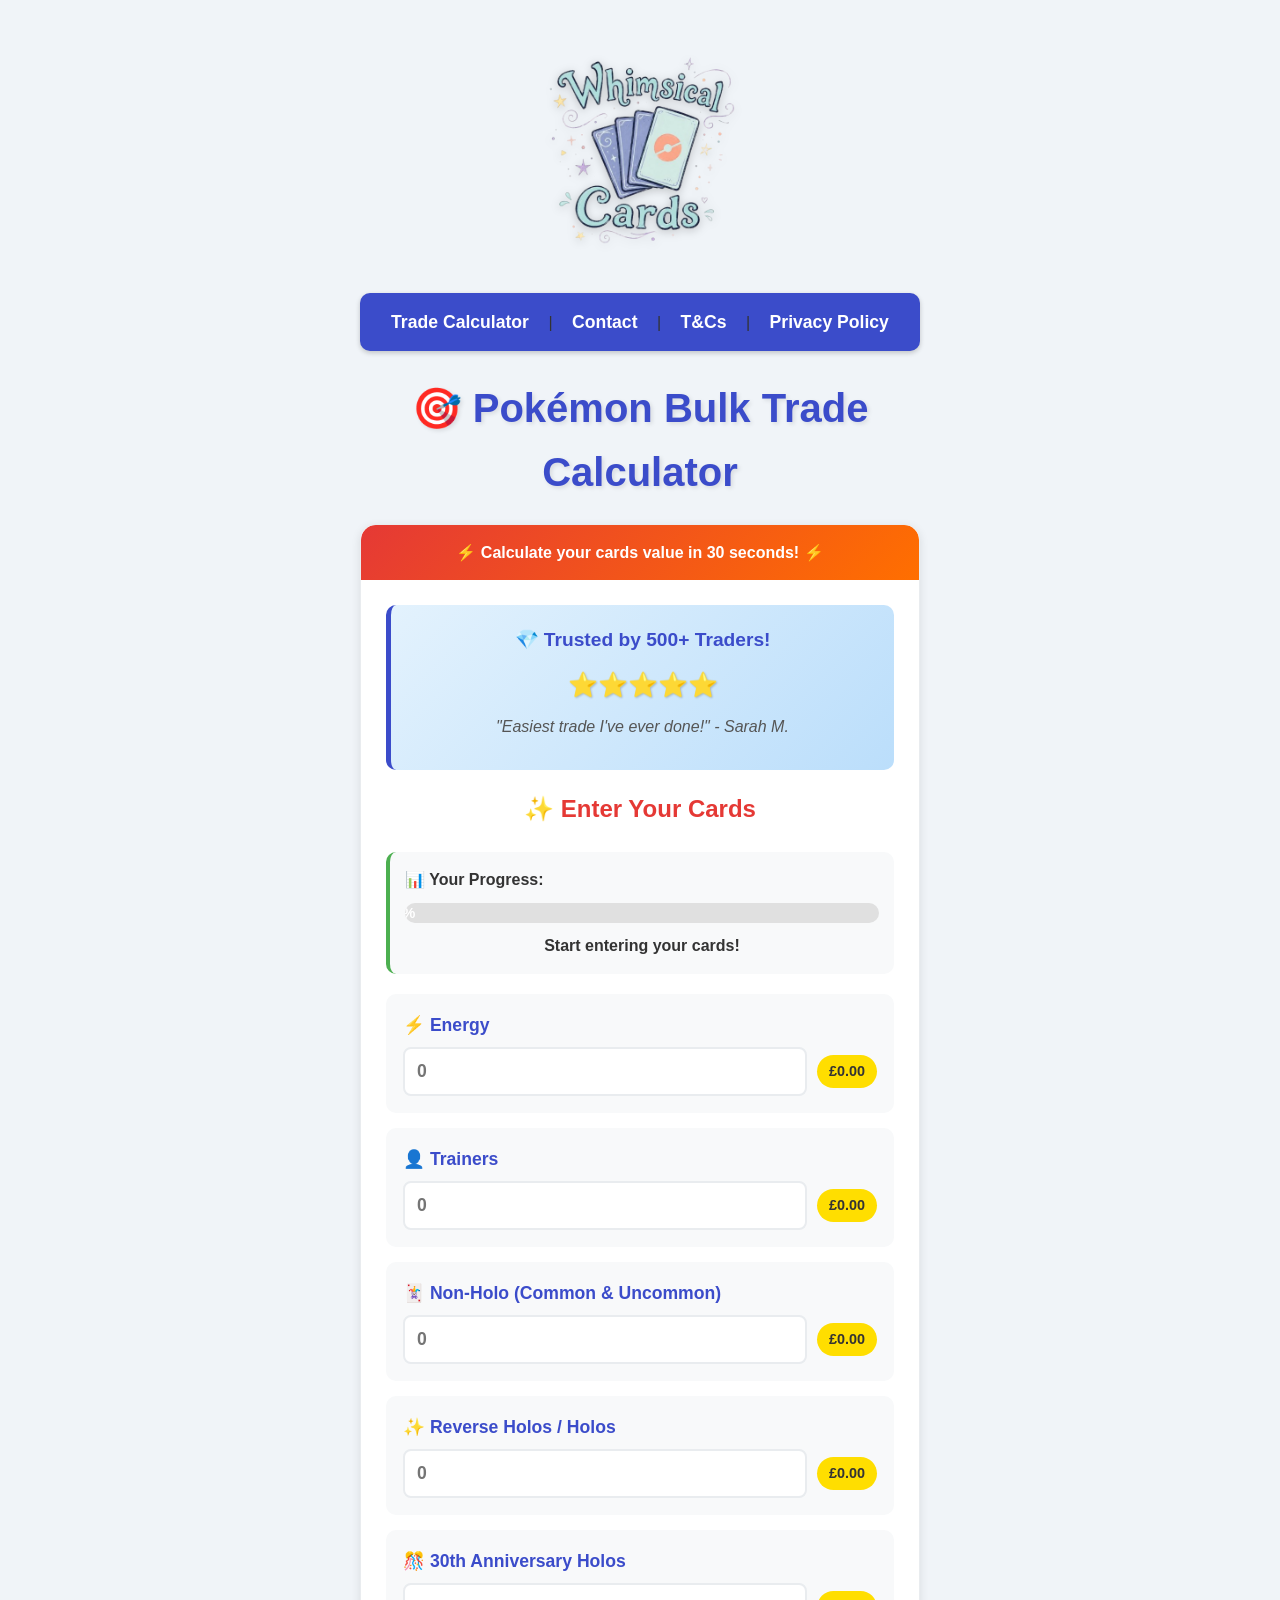
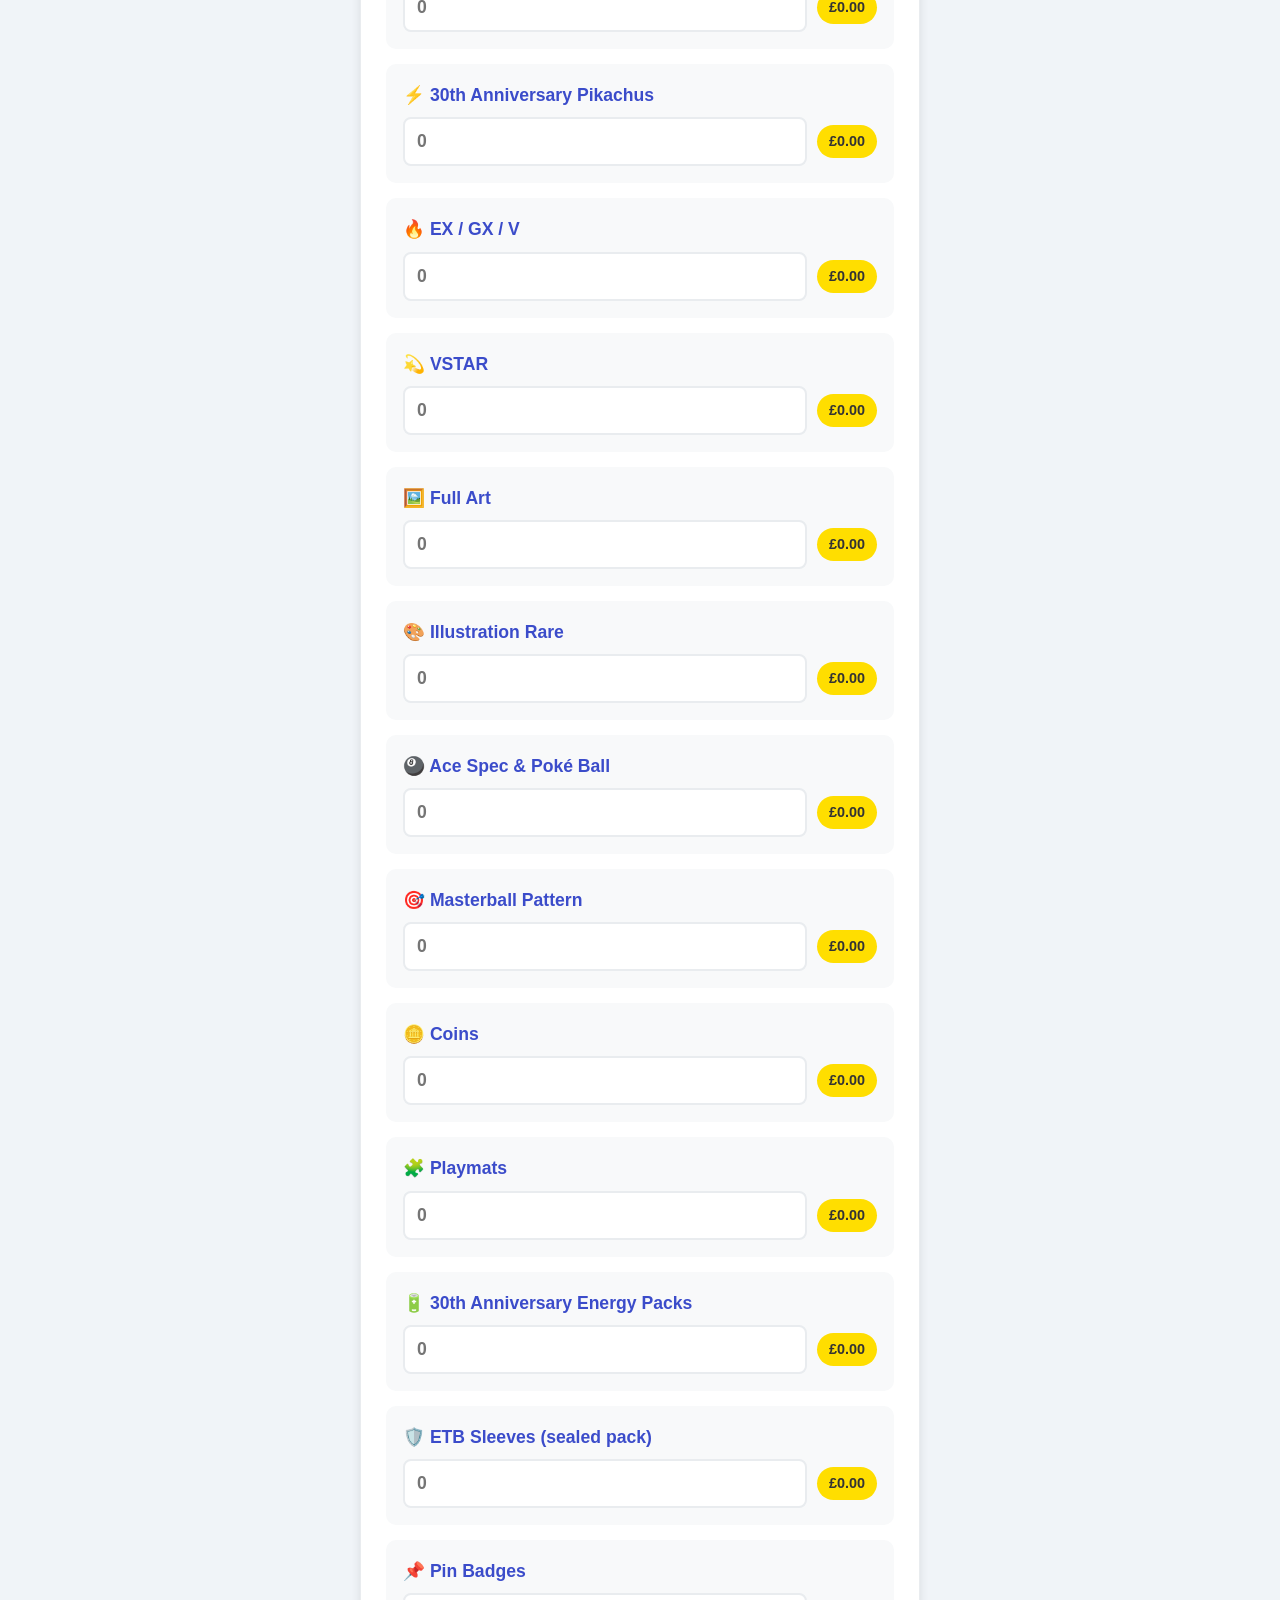
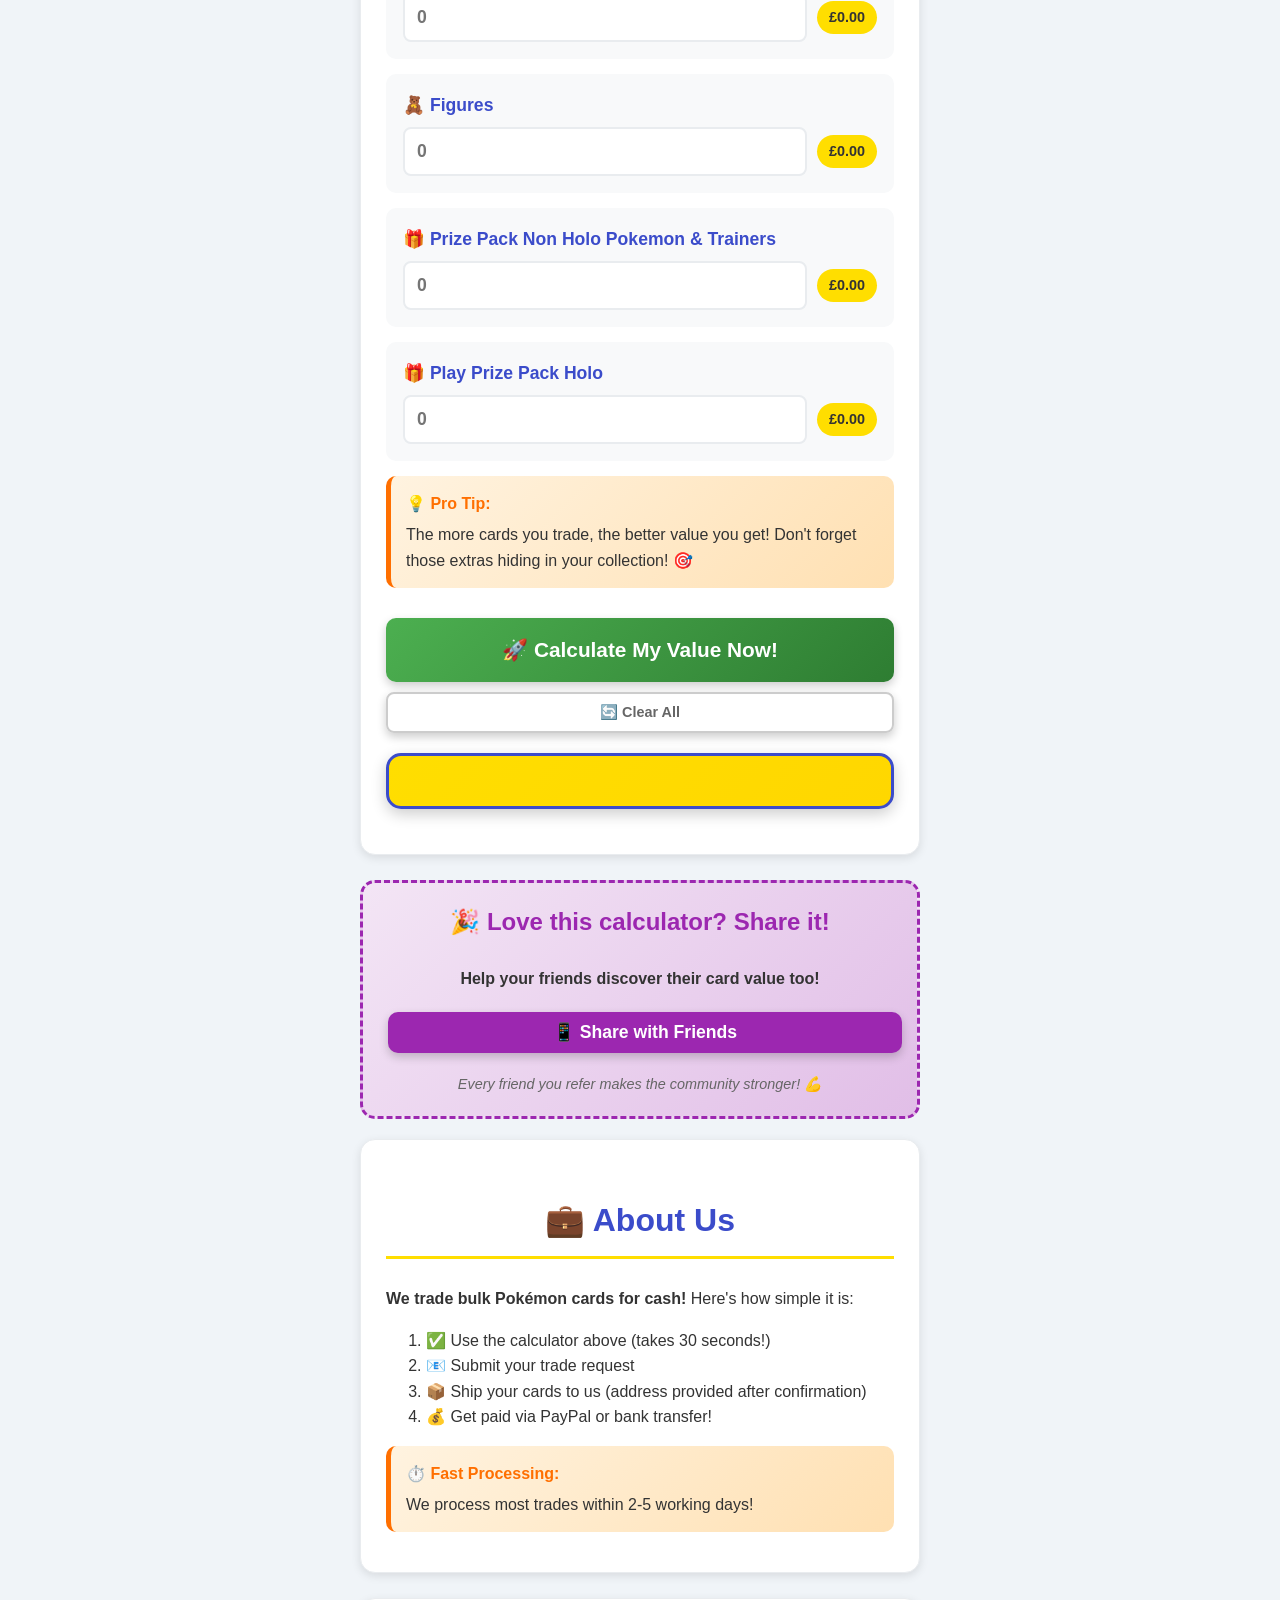
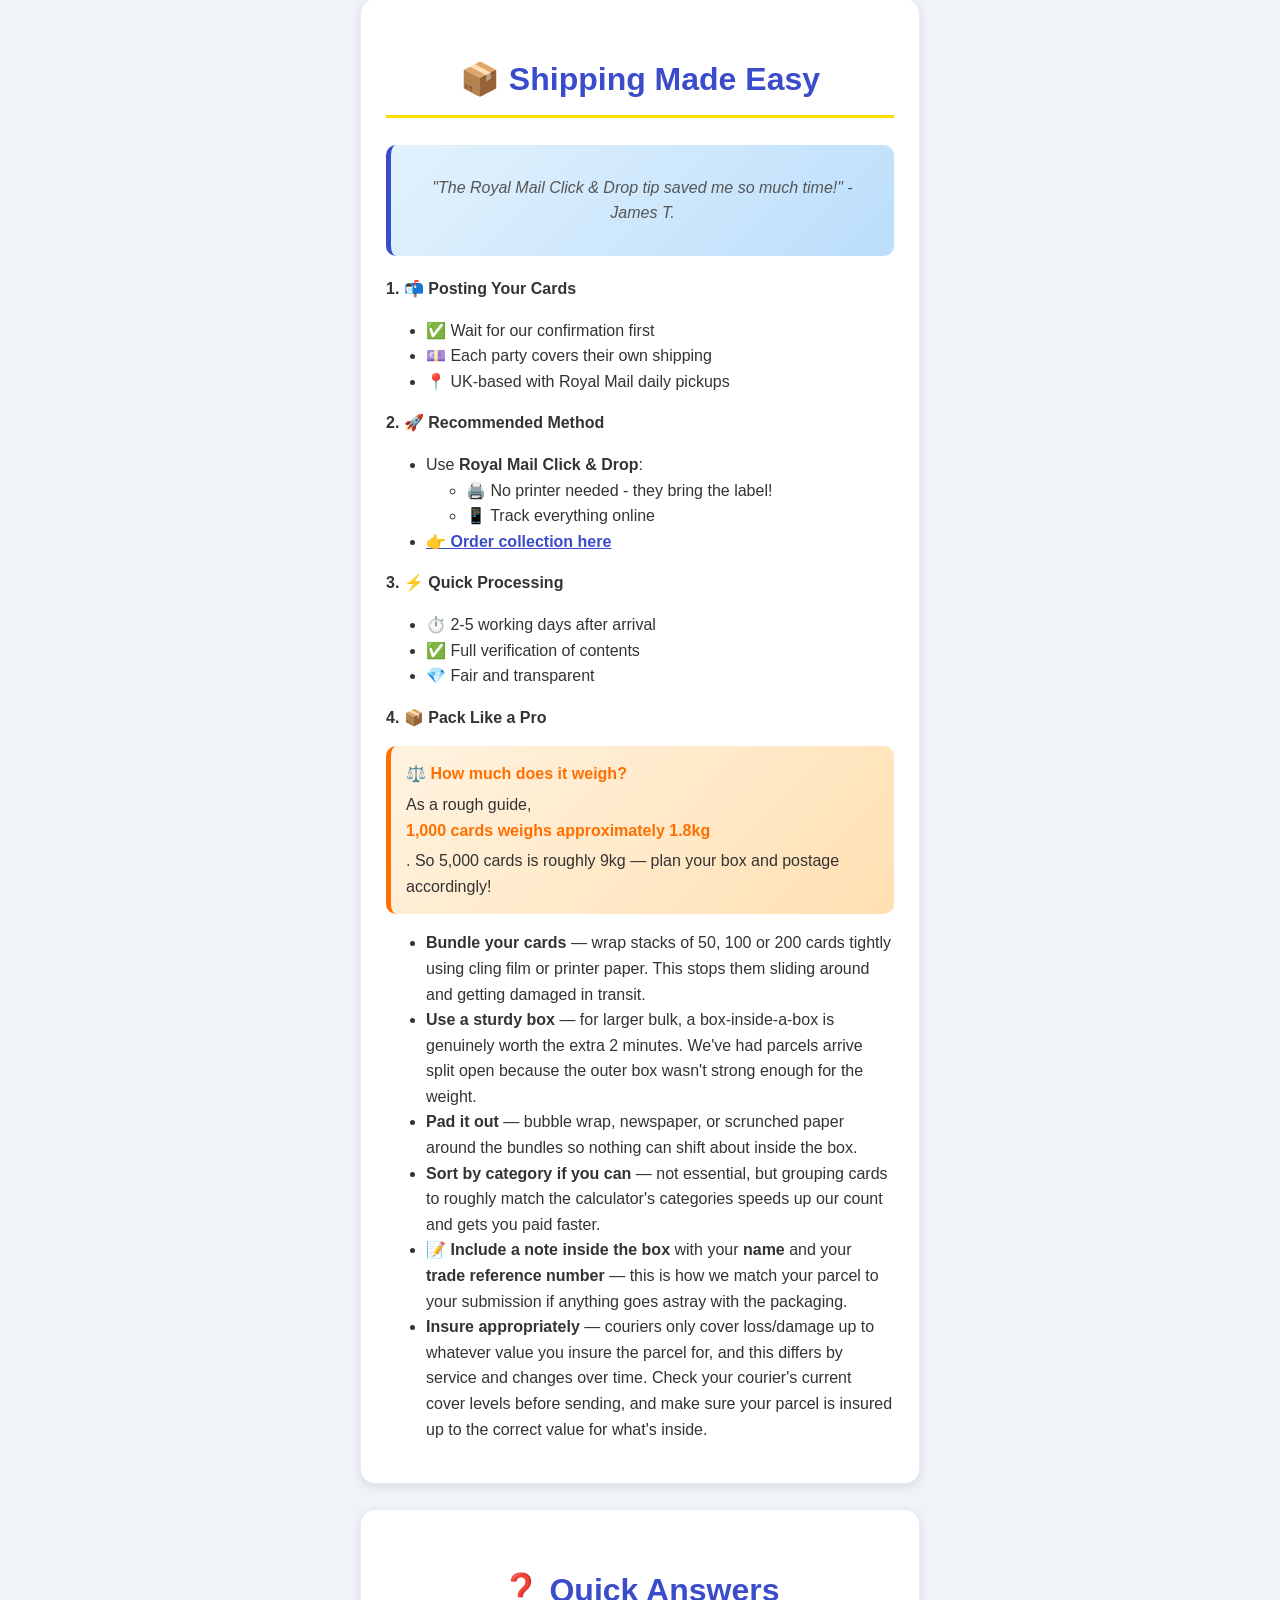
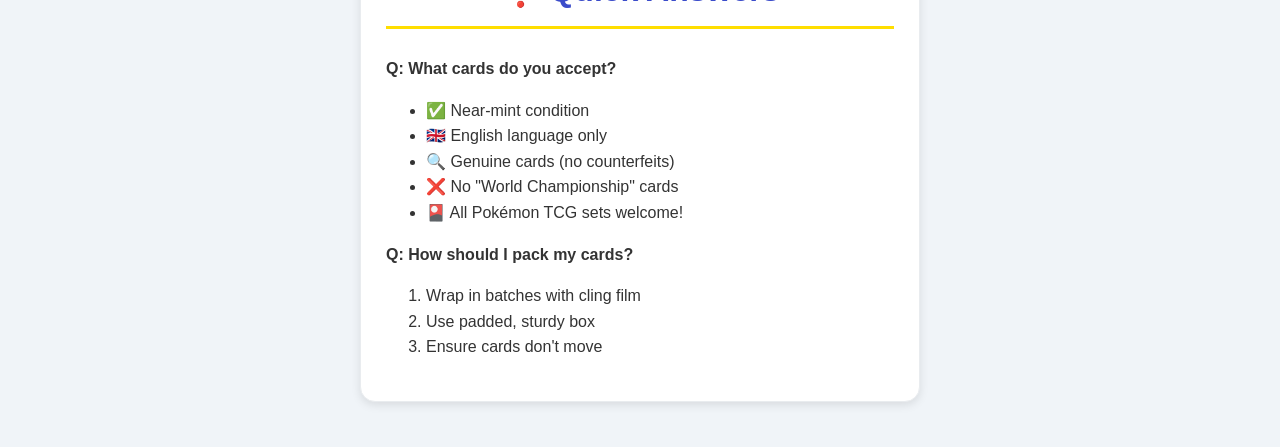
<file: index.html>
<!DOCTYPE html>
<html>
<head>
  <title>Whimsical Cards - Bulk Calculator</title>
  <link rel="icon" href="favicon.ico" type="image/x-icon">
  <link rel="icon" type="image/png" sizes="16x16" href="favicon-16x16.png">
  <link rel="icon" type="image/png" sizes="32x32" href="favicon-32x32.png">
  <link rel="apple-touch-icon" sizes="180x180" href="apple-touch-icon.png">
  <link rel="manifest" href="site.webmanifest">
  <meta name="viewport" content="width=device-width, initial-scale=1.0">
</head>

  <style>
    :root {
      --red: #e53935; --blue: #3b4cca; --yellow: #ffde00; --green: #4CAF50;
      --bg-color: #f0f4f8; --card-bg: #ffffff; --text-color: #333333; --light-gray: #e9ecef;
      --purple: #9c27b0; --orange: #ff6f00;
    }
    
    * {
      box-sizing: border-box;
    }
    
    body {
      font-family: 'Arial', sans-serif; max-width: 600px; margin: 0 auto; padding: 20px;
      line-height: 1.6; background-color: var(--bg-color); color: var(--text-color);
      background-image: url('https://www.transparenttextures.com/patterns/pokemon.png');
    }
    
    .calculator-container, .info-section, .shipping-info {
      background: var(--card-bg); padding: 25px; border-radius: 15px; margin-bottom: 25px;
      box-shadow: 0 3px 10px rgba(0,0,0,0.1); border: 1px solid var(--light-gray);
      position: relative; overflow: hidden;
    }
    
    /* Urgency Banner */
    .urgency-banner {
      background: linear-gradient(135deg, var(--red), var(--orange));
      color: white; padding: 15px; text-align: center; font-weight: bold;
      margin: -25px -25px 25px -25px; animation: pulse 2s infinite;
      border-radius: 15px 15px 0 0;
    }
    
    @keyframes pulse {
      0%, 100% { opacity: 1; }
      50% { opacity: 0.9; }
    }
    
    /* Progress Indicator */
    .progress-container {
      margin: 20px 0; padding: 15px; background: #f8f9fa;
      border-radius: 10px; border-left: 4px solid var(--green);
    }
    
    .progress-bar {
      height: 20px; background: #e0e0e0; border-radius: 10px;
      overflow: hidden; margin-top: 10px;
    }
    
    .progress-fill {
      height: 100%; background: linear-gradient(90deg, var(--green), var(--blue));
      width: 0%; transition: width 0.5s ease; display: flex;
      align-items: center; justify-content: center; color: white;
      font-weight: bold; font-size: 0.9rem;
    }
    
    /* Card Input Styling with Visual Feedback */
    .input-group {
      background: #f8f9fa; padding: 15px; border-radius: 10px;
      margin-bottom: 15px; border: 2px solid transparent;
      transition: all 0.3s ease;
    }
    
    .input-group:hover {
      background: #fff; border-color: var(--blue);
      transform: translateY(-2px); box-shadow: 0 4px 8px rgba(0,0,0,0.1);
    }
    
    .input-group.has-value {
      border-color: var(--green); background: #e8f5e9;
    }
    
    .input-label {
      display: block; font-weight: bold; color: var(--blue);
      margin-bottom: 8px; font-size: 1.1rem;
    }
    
    .input-wrapper {
      display: flex; align-items: center; gap: 10px;
    }
    
    .value-badge {
      background: var(--yellow); padding: 5px 12px; border-radius: 20px;
      font-weight: bold; color: var(--text-color); font-size: 0.9rem;
      white-space: nowrap; min-width: 60px; text-align: center;
    }
    
    h1, h2, h3 {
      font-family: 'Arial Black', sans-serif; color: var(--blue); text-align: center;
    }
    
    h1 {
      font-size: 2.5rem; font-weight: 900; margin: 20px 0;
      text-shadow: 2px 2px 4px rgba(0,0,0,0.1);
    }
    
    h2 {
      font-size: 2rem; border-bottom: 3px solid var(--yellow);
      padding-bottom: 10px; margin-top: 30px;
    }
    
    h3 {
      font-size: 1.5rem; color: var(--red); margin-top: 0;
    }
    
    nav {
      text-align: center; margin: 25px 0; padding: 15px; background: var(--blue);
      border-radius: 10px; box-shadow: 0 2px 5px rgba(0,0,0,0.2);
    }
    
    nav a {
      margin: 0 15px; color: white !important; text-decoration: none;
      font-weight: bold; font-size: 1.1rem; transition: all 0.3s;
    }
    
    nav a:hover {
      color: var(--yellow) !important; transform: translateY(-2px);
    }
    
    button, .submit-btn {
      background: var(--red); color: white; border: none; padding: 15px 30px;
      cursor: pointer; border-radius: 10px; margin-top: 15px; font-weight: bold;
      font-size: 1.1rem; transition: all 0.3s; box-shadow: 0 4px 10px rgba(0,0,0,0.2);
      width: 100%; position: relative; overflow: hidden;
    }
    
    button:hover {
      background: #c62828; transform: translateY(-2px);
      box-shadow: 0 6px 15px rgba(0,0,0,0.3);
    }
    
    button:active {
      transform: scale(0.98);
    }
    
    .calculate-btn {
      background: linear-gradient(135deg, var(--green), #2e7d32);
      font-size: 1.3rem; padding: 20px;
      animation: buttonGlow 2s infinite;
    }
    
    .clear-btn {
      background: transparent; border: 2px solid #ccc; color: #666;
      padding: 10px 20px; border-radius: 8px; font-size: 0.9rem;
      cursor: pointer; display: block; margin: 10px auto 0;
    }
    .clear-btn:hover { border-color: #999; color: #333; }
    
    @keyframes buttonGlow {
      0%, 100% { box-shadow: 0 4px 10px rgba(76, 175, 80, 0.4); }
      50% { box-shadow: 0 4px 20px rgba(76, 175, 80, 0.8); }
    }
    
    input[type="number"], input[type="text"], input[type="email"] {
      padding: 12px; width: 100%; font-size: 1.1rem;
      border: 2px solid var(--light-gray); border-radius: 8px;
      transition: all 0.3s; font-weight: bold;
    }
    
    input[type="number"]:focus, input[type="text"]:focus, input[type="email"]:focus {
      outline: none; border-color: var(--blue);
      box-shadow: 0 0 10px rgba(59, 76, 202, 0.3);
    }
    
    #result {
      font-weight: bold; font-size: 2rem; margin: 20px 0; padding: 25px;
      background: linear-gradient(135deg, var(--yellow), #ffd700);
      border-radius: 15px; text-align: center;
      border: 3px solid var(--blue); box-shadow: 0 5px 15px rgba(0,0,0,0.2);
      animation: resultPop 0.5s ease;
    }
    
    @keyframes resultPop {
      0% { transform: scale(0.8); opacity: 0; }
      100% { transform: scale(1); opacity: 1; }
    }
    
    .celebration {
      font-size: 3rem; margin-bottom: 10px;
    }
    
    .logo-container {
      text-align: center; margin: 20px 0;
    }
    
    .business-logo {
      max-width: 220px; height: auto; filter: drop-shadow(0 2px 5px rgba(0,0,0,0.2));
    }
    
    #redemptionBtns {
      display: none; margin-top: 20px; text-align: center;
      animation: slideUp 0.5s ease;
    }
    
    @keyframes slideUp {
      from { opacity: 0; transform: translateY(20px); }
      to { opacity: 1; transform: translateY(0); }
    }
    
    #redemptionBtns button {
      margin: 10px 5px; width: calc(100% - 10px);
    }
    
    .social-proof {
      background: linear-gradient(135deg, #e3f2fd, #bbdefb);
      padding: 20px; border-radius: 10px; margin: 20px 0;
      border-left: 5px solid var(--blue); text-align: center;
    }
    
    .social-proof h4 {
      margin: 0 0 10px 0; color: var(--blue); font-size: 1.2rem;
    }
    
    .testimonial {
      font-style: italic; margin: 10px 0; color: #555;
    }
    
    .star-rating {
      color: var(--yellow); font-size: 1.5rem; text-shadow: 1px 1px 2px rgba(0,0,0,0.2);
    }
    
    .address {
      margin: 10px 0; line-height: 1.6; background: #f0f8ff; padding: 10px;
      border-radius: 8px; border-left: 4px solid var(--blue);
    }
    
    .quick-tip {
      background: linear-gradient(135deg, #fff3e0, #ffe0b2);
      padding: 15px; border-radius: 10px; margin: 15px 0;
      border-left: 5px solid var(--orange); animation: tipBounce 1s ease;
    }
    
    @keyframes tipBounce {
      0%, 100% { transform: translateX(0); }
      50% { transform: translateX(5px); }
    }
    
    .quick-tip strong {
      color: var(--orange); display: block; margin-bottom: 5px;
    }
    
    .share-section {
      background: linear-gradient(135deg, #f3e5f5, #e1bee7);
      padding: 20px; border-radius: 15px; text-align: center;
      margin: 20px 0; border: 3px dashed var(--purple);
    }
    
    .share-section h3 {
      color: var(--purple); margin-top: 0;
    }
    
    .share-btn {
      background: var(--purple); display: inline-block;
      margin: 5px; padding: 10px 20px;
    }
    
    .share-btn:hover {
      background: #7b1fa2;
    }
    
    /* Gamification Elements */
    .achievement-badge {
      display: inline-block; background: linear-gradient(135deg, #ffd700, #ffed4e);
      padding: 10px 20px; border-radius: 25px; margin: 10px;
      font-weight: bold; box-shadow: 0 3px 8px rgba(0,0,0,0.2);
      border: 2px solid #ffa000;
    }
    
    .confetti {
      position: fixed; width: 10px; height: 10px;
      background: var(--yellow); top: -10px;
      animation: confettiFall 3s linear;
      pointer-events: none; z-index: 9999;
    }
    
    @keyframes confettiFall {
      to { top: 100vh; transform: rotate(360deg); }
    }
    
    @media (max-width: 600px) {
      body { padding: 10px; }
      h1 { font-size: 1.8rem; }
      nav a { display: block; margin: 10px 0; }
      input[type="number"] { font-size: 1rem; }
      .urgency-banner { font-size: 0.9rem; padding: 12px; }
      #redemptionBtns button { width: 100%; }
    }
  </style>
</head>
<body>
  <div class="logo-container">
    <img src="logo.png" alt="Whimsical Cards Logo" class="business-logo">
  </div>

  <nav>
    <a href="index.html">Trade Calculator</a> |
    <a href="contact.html">Contact</a> |
    <a href="terms.html">T&Cs</a> |
    <a href="privacy.html">Privacy Policy</a>
  </nav>

  <h1>🎯 Pokémon Bulk Trade Calculator</h1>
  
  <div class="calculator-container">
    <div class="urgency-banner">
      ⚡ Calculate your cards value in 30 seconds! ⚡
    </div>
    
    <div class="social-proof">
      <h4>💎 Trusted by 500+ Traders!</h4>
      <div class="star-rating">⭐⭐⭐⭐⭐</div>
      <div class="testimonial">"Easiest trade I've ever done!" - Sarah M.</div>
    </div>
    
    <h3>✨ Enter Your Cards</h3>
    
    <div class="progress-container">
      <strong>📊 Your Progress:</strong>
      <div class="progress-bar">
        <div class="progress-fill" id="progressBar">0%</div>
      </div>
      <div id="progressText" style="margin-top: 10px; text-align: center; font-weight: bold;">
        Start entering your cards!
      </div>
    </div>
    
    <div id="categoryInputs"></div>
    
    <div class="quick-tip">
      <strong>💡 Pro Tip:</strong>
      The more cards you trade, the better value you get! Don't forget those extras hiding in your collection! 🎯
    </div>
    
    <button type="button" class="calculate-btn" onclick="calculateValue()">
      🚀 Calculate My Value Now!
    </button>
    <button type="button" class="clear-btn" onclick="clearAllInputs()">
      🔄 Clear All
    </button>
    
    <div id="result"></div>
    
    <div id="redemptionBtns"></div>
    
    <form id="tradeForm" action="https://formsubmit.co/30e08fc190b92e0b3a0524e0471520ee" method="POST" style="display:none;">
      <input type="hidden" name="_template" value="table">
      <input type="hidden" name="_subject" value="New Trade Request">
      <input type="hidden" name="_next" value="https://mushroomlatte.github.io/WhimsicalcardsBulkCalculator/thanks.html" id="nextUrl">
      <input type="hidden" name="_autoresponse" value="Thanks for your trade submission to Whimsical Cards! This email confirms we've received it — below is a copy of exactly what you sent us. We'll be in touch within 24 hours with our postal address.

Your price is guaranteed for 10 days from today — as long as your cards reach us within that window, you'll get the value you were quoted.

HOW TO PACK YOUR CARDS:
- Bundle cards in stacks of 50, 100 or 200, wrapped in cling film or printer paper.
- Use a sturdy box (a box-inside-a-box is worth it for larger amounts).
- Pad it out with bubble wrap or paper so nothing shifts in transit.
- Write your NAME and TRADE REFERENCE NUMBER on a note inside the box.
- Use tracked, insured postage — insure to the value of your cards, as standard postage only covers a small amount if something goes wrong.
- As a rough guide, 1,000 cards weighs about 1.8kg.

By submitting this form you've confirmed you agree to our Terms & Conditions and that your cards are Near Mint to Mint condition to the best of your knowledge. Keep your reference number handy in case you need to contact us about this trade.">
      <input type="text" name="_honey" style="display:none" tabindex="-1" autocomplete="off">
      
      <div id="hiddenCategoryFields"></div>
      <input type="hidden" name="Trade Reference" id="submitReference">
      <input type="hidden" name="Quote Valid Until" id="submitValidUntil">
      <input type="hidden" name="Total Value" id="submitTotal">
      
      <label class="input-label">Your Name:</label>
      <input type="text" name="Name" placeholder="Full Name" autocomplete="name" required><br>
      
      <label class="input-label">Your Email:</label>
      <input type="email" name="email" placeholder="email@example.com" autocomplete="email" required><br>
      
      <label style="display:flex; align-items:flex-start; gap:8px; font-size:0.9rem; font-weight:normal; margin:16px 0; cursor:pointer;">
        <input type="checkbox" name="Agreement" value="I agree to the Terms & Conditions, I am responsible for safely posting my cards to Whimsical Cards, and I confirm my cards are Near Mint to Mint condition to the best of my knowledge." required style="margin-top:3px;">
        <span>I agree to the <a href="terms.html" target="_blank">Terms & Conditions</a>, I am responsible for safely posting my cards to Whimsical Cards, and I confirm my cards are <strong>Near Mint to Mint condition</strong> to the best of my knowledge.</span>
      </label>
      
      <button type="submit" id="tradeSubmitBtn">✅ Submit My Trade!</button>
    </form>
  </div>
  
  <div class="share-section">
    <h3>🎉 Love this calculator? Share it!</h3>
    <p><strong>Help your friends discover their card value too!</strong></p>
    <button class="share-btn" onclick="shareCalculator()">📱 Share with Friends</button>
    <div style="margin-top: 15px; font-size: 0.9rem; color: #666;">
      <em>Every friend you refer makes the community stronger! 💪</em>
    </div>
  </div>

  <div class="info-section">
    <h2>💼 About Us</h2>
    <p><strong>We trade bulk Pokémon cards for cash!</strong> Here's how simple it is:</p>
    <ol>
      <li>✅ Use the calculator above (takes 30 seconds!)</li>
      <li>📧 Submit your trade request</li>
      <li>📦 Ship your cards to us (address provided after confirmation)</li>
      <li>💰 Get paid via PayPal or bank transfer!</li>
    </ol>
    
    <div class="quick-tip">
      <strong>⏱️ Fast Processing:</strong>
      We process most trades within 2-5 working days!
    </div>
  </div>

  <div class="shipping-info">
    <h2>📦 Shipping Made Easy</h2>
    
    <div class="social-proof">
      <div class="testimonial">"The Royal Mail Click & Drop tip saved me so much time!" - James T.</div>
    </div>
    
    <p><strong>1. 📬 Posting Your Cards</strong></p>
    <ul>
      <li>✅ Wait for our confirmation first</li>
      <li>💷 Each party covers their own shipping</li>
      <li>📍 UK-based with Royal Mail daily pickups</li>
    </ul>

    <p><strong>2. 🚀 Recommended Method</strong></p>
    <ul>
      <li>Use <strong>Royal Mail Click & Drop</strong>:
        <ul>
          <li>🖨️ No printer needed - they bring the label!</li>
          <li>📱 Track everything online</li>
        </ul>
      </li>
      <li><a href="https://send.royalmail.com" target="_blank" style="color: var(--blue); font-weight: bold;">👉 Order collection here</a></li>
    </ul>

    <p><strong>3. ⚡ Quick Processing</strong></p>
    <ul>
      <li>⏱️ 2-5 working days after arrival</li>
      <li>✅ Full verification of contents</li>
      <li>💎 Fair and transparent</li>
    </ul>

    <p><strong>4. 📦 Pack Like a Pro</strong></p>
    <div class="quick-tip" style="margin-bottom:12px;">
      <strong>⚖️ How much does it weigh?</strong>
      As a rough guide, <strong>1,000 cards weighs approximately 1.8kg</strong>. So 5,000 cards is roughly 9kg — plan your box and postage accordingly!
    </div>
    <ul>
      <li><strong>Bundle your cards</strong> — wrap stacks of 50, 100 or 200 cards tightly using cling film or printer paper. This stops them sliding around and getting damaged in transit.</li>
      <li><strong>Use a sturdy box</strong> — for larger bulk, a box-inside-a-box is genuinely worth the extra 2 minutes. We've had parcels arrive split open because the outer box wasn't strong enough for the weight.</li>
      <li><strong>Pad it out</strong> — bubble wrap, newspaper, or scrunched paper around the bundles so nothing can shift about inside the box.</li>
      <li><strong>Sort by category if you can</strong> — not essential, but grouping cards to roughly match the calculator's categories speeds up our count and gets you paid faster.</li>
      <li><strong>📝 Include a note inside the box</strong> with your <strong>name</strong> and your <strong>trade reference number</strong> — this is how we match your parcel to your submission if anything goes astray with the packaging.</li>
      <li><strong>Insure appropriately</strong> — couriers only cover loss/damage up to whatever value you insure the parcel for, and this differs by service and changes over time. Check your courier's current cover levels before sending, and make sure your parcel is insured up to the correct value for what's inside.</li>
    </ul>
  </div>

  <div class="info-section">
    <h2>❓ Quick Answers</h2>
    <p><strong>Q: What cards do you accept?</strong></p>
    <ul>
      <li>✅ Near-mint condition</li>
      <li>🇬🇧 English language only</li>
      <li>🔍 Genuine cards (no counterfeits)</li>
      <li>❌ No "World Championship" cards</li>
      <li>🎴 All Pokémon TCG sets welcome!</li>
    </ul>

    <p><strong>Q: How should I pack my cards?</strong></p>
    <ol>
      <li>Wrap in batches with cling film</li>
      <li>Use padded, sturdy box</li>
      <li>Ensure cards don't move</li>
    </ol>
  </div>

  <script>
    /* ==========================================================================
       CATEGORIES — this is the only list you need to edit to change rates,
       add a new category, or remove one. Each line is:
         key   : short internal code, no spaces (used behind the scenes only)
         label : what the customer sees, emoji included if you like
         rate  : value in £ PER CARD/ITEM — work it out from your pricing:
                   "50p per card"       → 0.50
                   "£1 each"            → 1.00
                   "£12 per 1000 cards" → 0.012   (12 ÷ 1000)
                   "10 for 1p"          → 0.001   (1 ÷ 10)
       To add a category: copy a line, change key/label/rate, paste it in.
       To remove one: delete its line. Order here = order shown on the page.
       Everything else — inputs, badges, totals, the emailed form — rebuilds
       itself from this list automatically.
       ========================================================================== */
    const CATEGORIES = [
      { key:"energy",         label:"⚡ Energy",                          rate:0.001 },   // 10 for 1p
      { key:"trainer",        label:"👤 Trainers",                        rate:0.001 },   // 10 for 1p
      { key:"nonHolo",        label:"🃏 Non-Holo (Common & Uncommon)",    rate:0.012 },   // £12 per 1000
      { key:"reverseHolo",    label:"✨ Reverse Holos / Holos",           rate:0.04  },   // £40 per 1000
      { key:"annivHolo",      label:"🎊 30th Anniversary Holos",          rate:0.10  },   // £100 per 1000
      { key:"annivPikachu",   label:"⚡ 30th Anniversary Pikachus",       rate:1.00  },   // £1 each
      { key:"exgxv",          label:"🔥 EX / GX / V",                     rate:0.60  },   // 60p per card
      { key:"vstar",          label:"💫 VSTAR",                           rate:1.00  },   // £1 per card
      { key:"fullArt",        label:"🖼️ Full Art",                       rate:1.00  },   // £1 per card
      { key:"illustration",   label:"🎨 Illustration Rare",               rate:1.50  },   // £1.50 per card
      { key:"acespec",        label:"🎱 Ace Spec & Poké Ball",            rate:0.50  },   // 50p per card
      { key:"masterball",     label:"🎯 Masterball Pattern",              rate:1.00  },   // £1 each
      { key:"coins",          label:"🪙 Coins",                           rate:0.10  },   // 10p each
      { key:"playmats",       label:"🧩 Playmats",                        rate:3.00  },   // £3 each
      { key:"annivEnergyPack",label:"🔋 30th Anniversary Energy Packs",   rate:1.00  },   // £1 each
      { key:"sleeves",        label:"🛡️ ETB Sleeves (sealed pack)",          rate:1.00  },   // £1 per sealed pack
      { key:"pinBadges",      label:"📌 Pin Badges",                      rate:1.00  },   // £1 each
      { key:"figures",        label:"🧸 Figures",                         rate:3.00  },   // £3 each
      { key:"prizePackNonHolo Pokemon & Trainers",label:"🎁 Prize Pack Non Holo Pokemon & Trainers",       rate:0.07  },   // 7p each
      { key:"prizePackHolo",  label:"🎁 Play Prize Pack Holo",            rate:0.30  }    // 30p each
    ];
    /* ============================== END CATEGORIES ============================== */

    let calculatedTotal = 0;
    let tradeReference = '';

    function generateReference() {
      const date = new Date();
      const stamp = date.toISOString().slice(2,10).replace(/-/g, ''); // YYMMDD
      const rand = Math.random().toString(36).slice(2, 6).toUpperCase();
      return `WC-${stamp}-${rand}`;
    }

    function copyReference() {
      navigator.clipboard.writeText(tradeReference).then(() => {
        const btn = document.getElementById("copyRefBtn");
        if (btn) {
          const original = btn.innerText;
          btn.innerText = "✅ Copied!";
          setTimeout(() => { btn.innerText = original; }, 1500);
        }
      }).catch(() => {
        alert(`Your reference number is: ${tradeReference}`);
      });
    }

    function clearAllInputs() {
      CATEGORIES.forEach(c => {
        document.getElementById(c.key).value = '';
      });
      updateProgress();
      document.getElementById("result").innerHTML = '';
      document.getElementById("redemptionBtns").innerHTML = '';
      document.getElementById("redemptionBtns").style.display = "none";
      document.getElementById("tradeForm").style.display = "none";
    }

    // Build the input rows from CATEGORIES
    const inputsHost = document.getElementById("categoryInputs");
    CATEGORIES.forEach(c => {
      const row = document.createElement("div");
      row.className = "input-group";
      row.id = `group-${c.key}`;
      row.innerHTML = `
        <label class="input-label">${c.label}</label>
        <div class="input-wrapper">
          <input type="number" id="${c.key}" placeholder="0" min="0" inputmode="numeric" pattern="[0-9]*" oninput="updateProgress()">
          <span class="value-badge" id="badge-${c.key}">£0.00</span>
        </div>
      `;
      inputsHost.appendChild(row);
    });

    // Build the matching hidden fields for the email submission
    const hiddenHost = document.getElementById("hiddenCategoryFields");
    CATEGORIES.forEach(c => {
      const h = document.createElement("input");
      h.type = "hidden";
      h.name = c.label.replace(/^[^\w]+\s*/, ""); // strip leading emoji for a clean email field name
      h.id = `submit-${c.key}`;
      hiddenHost.appendChild(h);
    });

    function updateProgress() {
      let filledFields = 0;
      let totalValue = 0;

      CATEGORIES.forEach(c => {
        const value = parseInt(document.getElementById(c.key).value) || 0;
        const group = document.getElementById(`group-${c.key}`);
        const badge = document.getElementById(`badge-${c.key}`);

        if (value > 0) {
          filledFields++;
          group.classList.add('has-value');
          const fieldValue = value * c.rate;
          totalValue += fieldValue;
          badge.textContent = `£${fieldValue.toFixed(2)}`;
        } else {
          group.classList.remove('has-value');
          badge.textContent = '£0.00';
        }
      });

      const progress = (filledFields / CATEGORIES.length) * 100;
      const progressBar = document.getElementById('progressBar');
      const progressText = document.getElementById('progressText');

      progressBar.style.width = progress + '%';
      progressBar.textContent = Math.round(progress) + '%';

      if (progress === 0) {
        progressText.textContent = 'Start entering your cards!';
      } else if (progress < 50) {
        progressText.textContent = '🎯 Keep going! You\'re doing great!';
      } else if (progress < 100) {
        progressText.textContent = '🔥 Almost there! Fill in the rest!';
      } else {
        progressText.textContent = '✅ Perfect! Now calculate your value!';
      }
    }

    function createConfetti() {
      for (let i = 0; i < 50; i++) {
        setTimeout(() => {
          const confetti = document.createElement('div');
          confetti.className = 'confetti';
          confetti.style.left = Math.random() * 100 + '%';
          confetti.style.background = ['#e53935', '#3b4cca', '#ffde00', '#4CAF50', '#9c27b0'][Math.floor(Math.random() * 5)];
          confetti.style.animationDelay = Math.random() * 2 + 's';
          document.body.appendChild(confetti);

          setTimeout(() => confetti.remove(), 3000);
        }, i * 30);
      }
    }

    function readCounts() {
      const counts = {};
      CATEGORIES.forEach(c => {
        counts[c.key] = parseInt(document.getElementById(c.key).value) || 0;
      });
      return counts;
    }

    function formatRate(rate) {
      return `£${parseFloat(rate.toFixed(4))}`;
    }

    function syncHiddenFields(counts) {
      CATEGORIES.forEach(c => {
        document.getElementById(`submit-${c.key}`).value =
          counts[c.key] > 0 ? `${counts[c.key]} × ${formatRate(c.rate)} = £${(counts[c.key] * c.rate).toFixed(2)}` : '';
      });
      document.getElementById("submitTotal").value = `£${calculatedTotal.toFixed(2)}`;
      document.getElementById("submitReference").value = tradeReference;
    }

    function calculateValue() {
      const counts = readCounts();

      calculatedTotal = CATEGORIES.reduce((sum, c) => sum + (counts[c.key] * c.rate), 0);

      if (calculatedTotal <= 0) {
        document.getElementById("result").innerHTML = `
          <div style="font-size: 1.5rem; margin: 10px 0;">🤔</div>
          <strong>You haven't entered any cards yet!</strong>
          <div style="font-size: 0.9rem; margin-top: 10px; color: #666;">
            Add some quantities above to see what your bulk is worth.
          </div>
        `;
        document.getElementById("redemptionBtns").innerHTML = '';
        document.getElementById("redemptionBtns").style.display = "none";
        document.getElementById("result").scrollIntoView({ behavior: 'smooth', block: 'center' });
        return;
      }

      tradeReference = generateReference();

      createConfetti();

      let achievement = '';
      if (calculatedTotal >= 100) {
        achievement = '<div class="achievement-badge">LEGENDARY TRADER!</div>';
      } else if (calculatedTotal >= 50) {
        achievement = '<div class="achievement-badge">MASTER TRADER!</div>';
      } else if (calculatedTotal >= 20) {
        achievement = '<div class="achievement-badge">PRO TRADER!</div>';
      } else {
        achievement = '<div class="achievement-badge">GREAT START!</div>';
      }

      const validUntil = new Date(Date.now() + 10*24*60*60*1000);
      const validUntilStr = validUntil.toLocaleDateString('en-GB', { day:'numeric', month:'long', year:'numeric' });
      document.getElementById("submitValidUntil").value = validUntilStr;

      document.getElementById("result").innerHTML = `
        <div class="celebration">🎉</div>
        <strong>Your Cards Are Worth:</strong><br>
        <div style="font-size: 2.5rem; margin: 10px 0; color: var(--blue);">£${calculatedTotal.toFixed(2)}</div>
        ${achievement}
        <div style="font-size: 0.9rem; margin-top: 10px; color: #666;">
          💰 That's real money in your pocket!
        </div>
        <div style="font-size: 0.85rem; margin-top: 14px; color: #666;">
          📌 Your reference number: <strong id="refText">${tradeReference}</strong>
          <button type="button" onclick="copyReference()" id="copyRefBtn" style="margin-left:8px; padding:3px 10px; font-size:0.8rem; border-radius:6px; border:1px solid #ccc; background:#fff; cursor:pointer;">📋 Copy</button>
          <br>Save this — it's how we'll find your trade if you get in touch.
        </div>
        <div style="font-size: 0.8rem; margin-top: 10px; color: #888;">
          ⏳ This price is guaranteed if your cards arrive with us by <strong>${validUntilStr}</strong> (10 days from today).
        </div>
      `;

      document.getElementById("redemptionBtns").innerHTML = `
        <button type="button" onclick="submitTrade()">✅ Submit My Trade Now!</button>
      `;
      document.getElementById("redemptionBtns").style.display = "block";

      syncHiddenFields(counts);

      document.getElementById("result").scrollIntoView({ behavior: 'smooth', block: 'center' });
    }

    function submitTrade() {
      const counts = readCounts();
      window.bulkData = counts;
      window.tradeCredit = calculatedTotal;

      syncHiddenFields(counts);

      document.getElementById("tradeForm").style.display = "block";
      document.getElementById("tradeForm").scrollIntoView({ behavior: 'smooth' });
    }

    function storeTradeCredit() {
      window.tradeCredit = calculatedTotal;
      document.getElementById("nextUrl").value =
        `https://mushroomlatte.github.io/WhimsicalcardsBulkCalculator/thanks.html?ref=${encodeURIComponent(tradeReference)}`;
    }
    
    function shareCalculator() {
      if (navigator.share) {
        navigator.share({
          title: 'Whimsical Cards - Bulk Calculator',
          text: 'Check out this awesome Pokémon card trade calculator! 🎴💰',
          url: window.location.href
        }).catch(() => {
          copyToClipboard();
        });
      } else {
        copyToClipboard();
      }
    }
    
    function copyToClipboard() {
      const url = window.location.href;
      navigator.clipboard.writeText(url).then(() => {
        alert('🎉 Link copied! Share it with your friends!');
      }).catch(() => {
        prompt('Copy this link to share:', url);
      });
    }

    // Attach event listener to handle form submission without freeze/hang
    document.getElementById('tradeForm').addEventListener('submit', function(e) {
      storeTradeCredit();
      const btn = document.getElementById('tradeSubmitBtn');
      if (btn) {
        btn.disabled = true;
        btn.innerText = 'Sending...';
      }
    });
    
    // Initialize progress on page load
    updateProgress();
  </script>
</body>
</html>
</file>
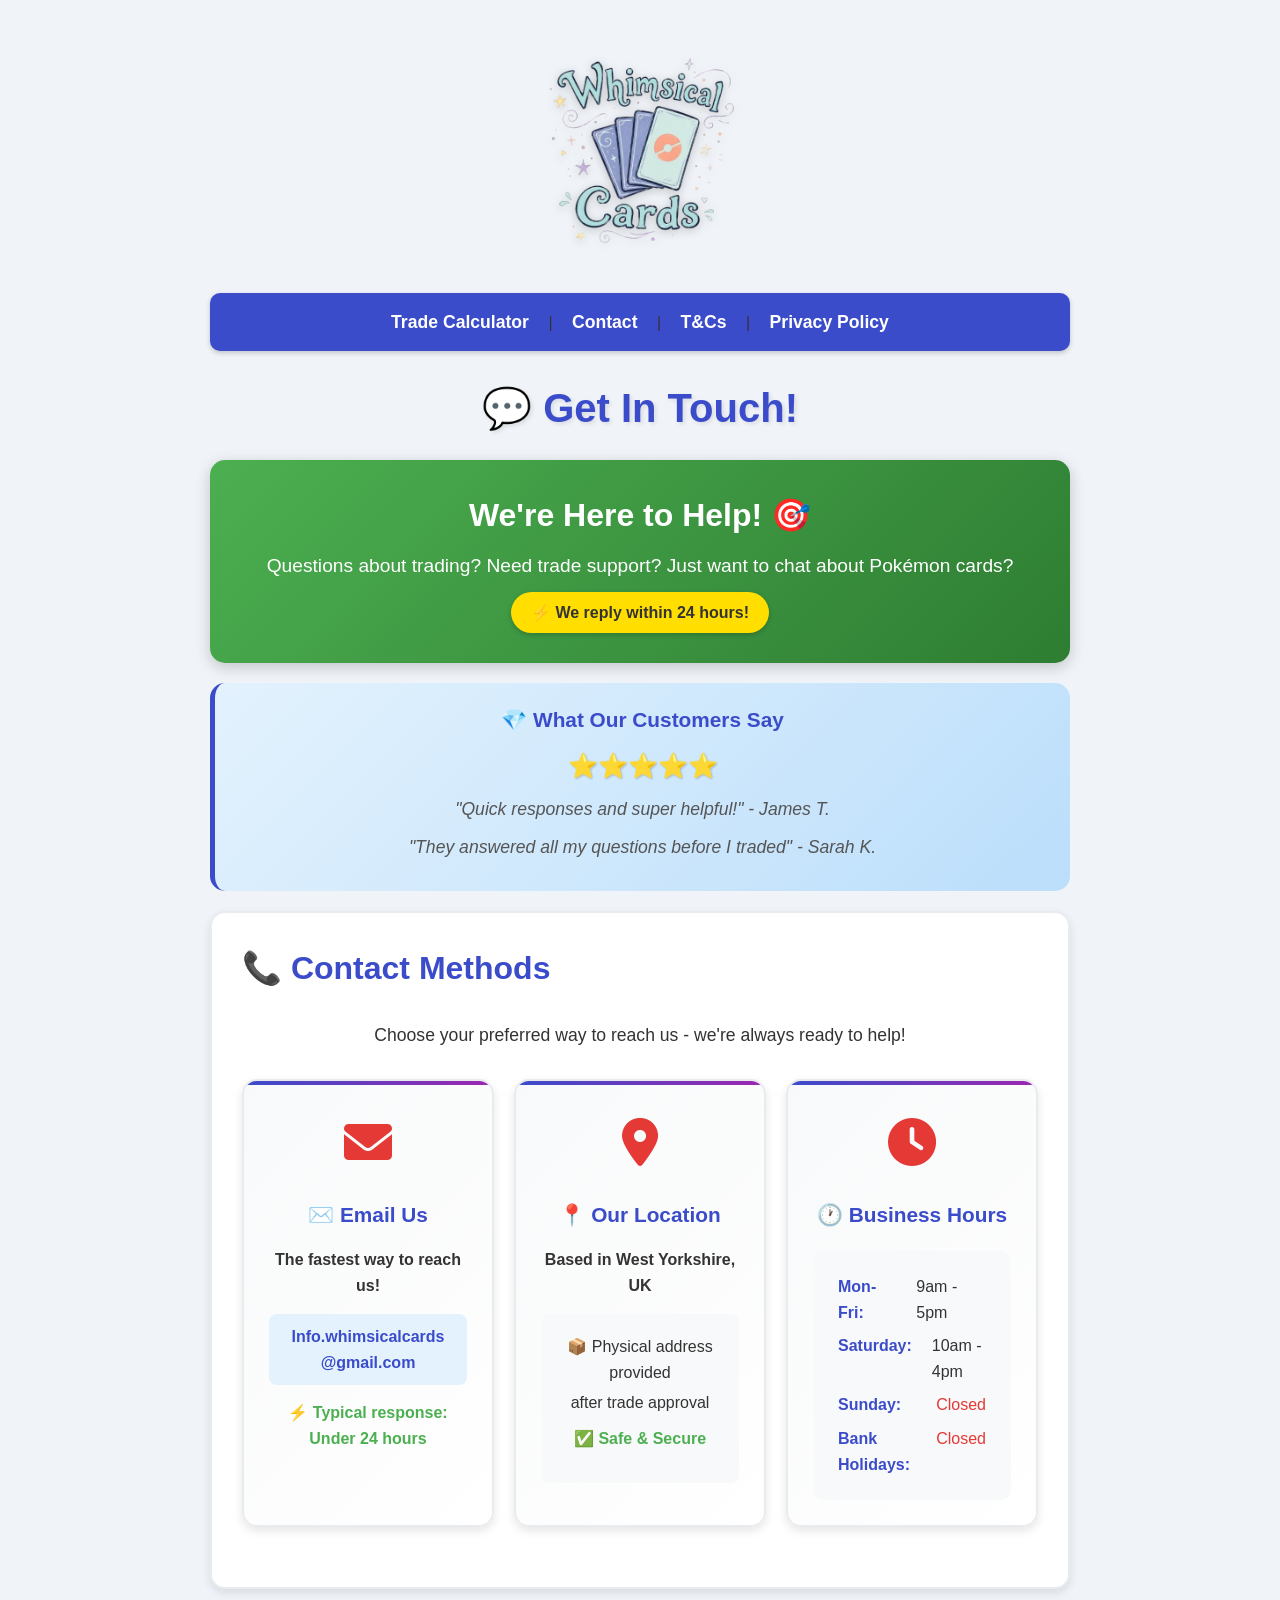
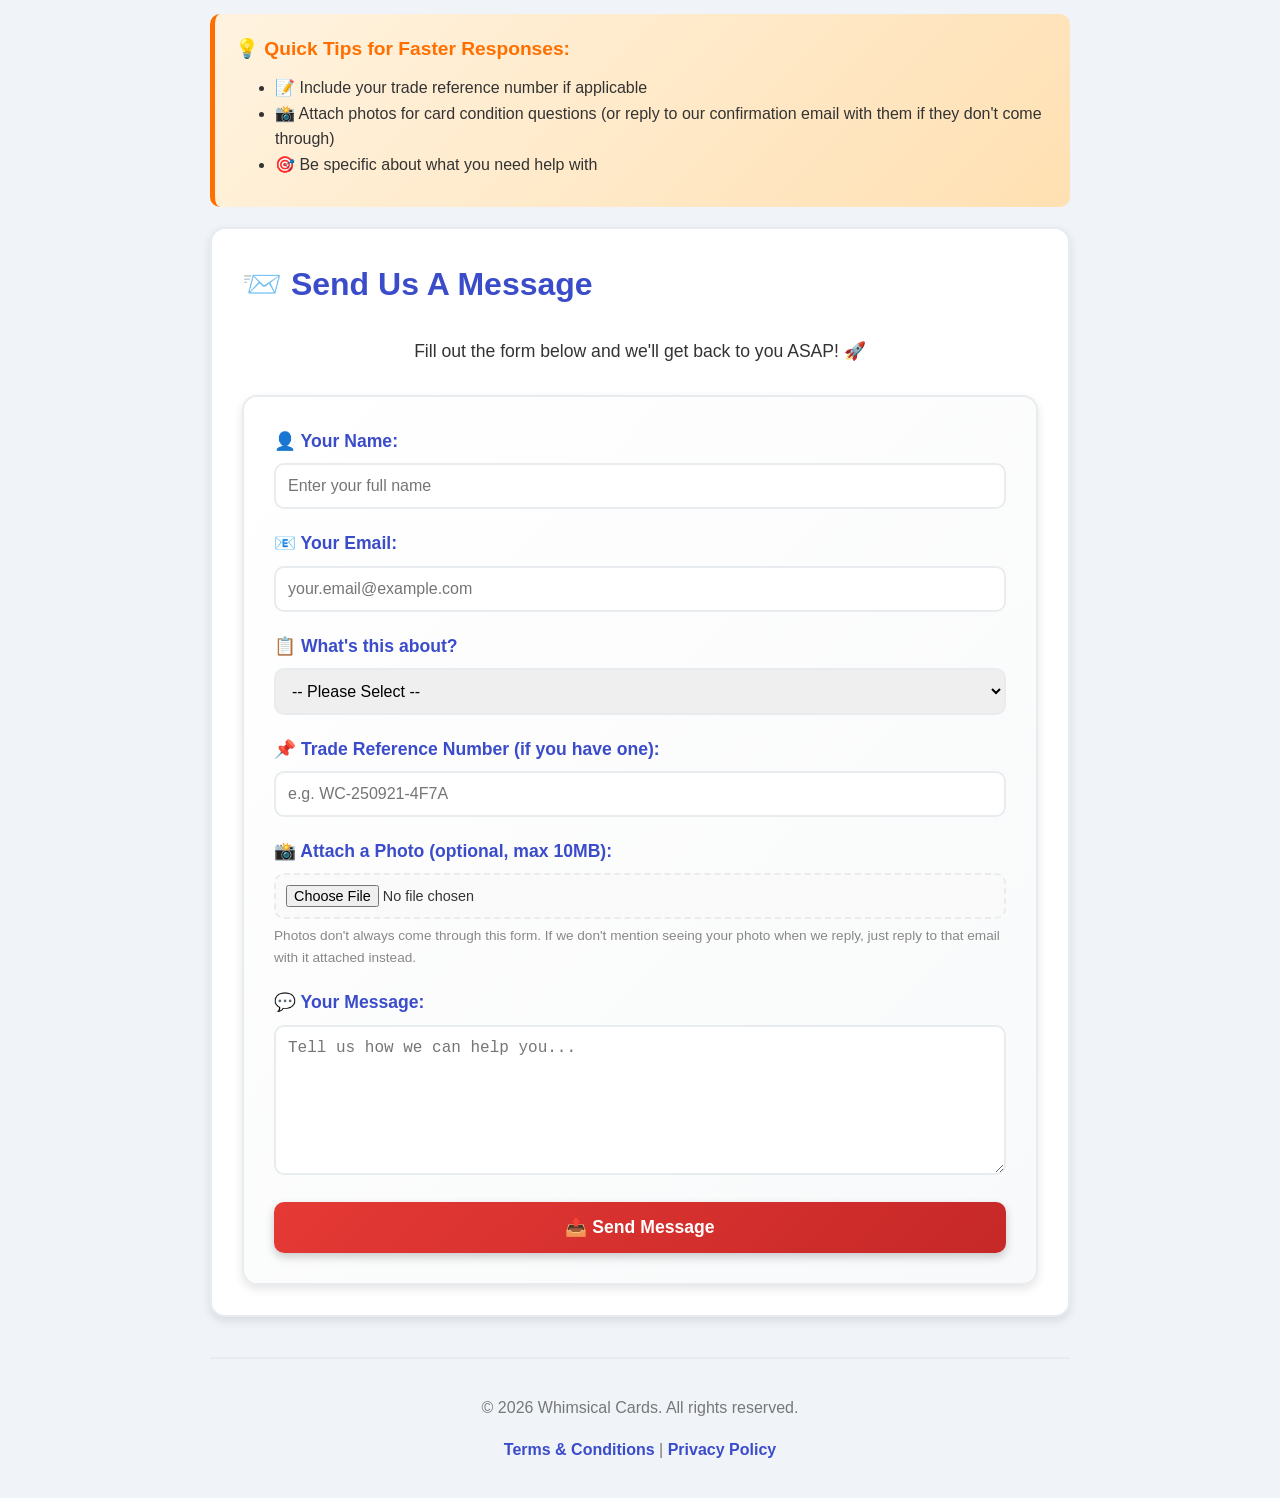
<file: contact.html>
<!DOCTYPE html>
<html>
<head>
  <title>Contact Us - Whimsical Cards</title>
  <link rel="icon" href="favicon.ico" type="image/x-icon">
  <link rel="icon" type="image/png" sizes="16x16" href="favicon-16x16.png">
  <link rel="icon" type="image/png" sizes="32x32" href="favicon-32x32.png">
  <link rel="apple-touch-icon" sizes="180x180" href="apple-touch-icon.png">
  <link rel="manifest" href="site.webmanifest">
  <meta name="viewport" content="width=device-width, initial-scale=1.0">
  <link rel="stylesheet" href="https://cdnjs.cloudflare.com/ajax/libs/font-awesome/6.0.0-beta3/css/all.min.css">
  <style>
    :root {
      --red: #e53935; --blue: #3b4cca; --yellow: #ffde00; --green: #4CAF50;
      --bg-color: #f0f4f8; --card-bg: #ffffff; --text-color: #333333; --light-gray: #e9ecef;
      --purple: #9c27b0; --orange: #ff6f00;
    }
    
    * {
      box-sizing: border-box;
    }
    
    body {
      font-family: Arial, sans-serif; max-width: 900px; margin: 0 auto; padding: 20px;
      line-height: 1.6; background-color: var(--bg-color); color: var(--text-color);
      background-image: url('https://www.transparenttextures.com/patterns/pokemon.png');
    }
    
    .logo-container { 
      text-align: center; margin: 20px 0;
    }
    
    .business-logo {
      max-width: 220px; height: auto; filter: drop-shadow(0 2px 5px rgba(0,0,0,0.2));
    }
    
    nav {
      text-align: center; margin: 25px 0; padding: 15px; background: var(--blue);
      border-radius: 10px; box-shadow: 0 2px 5px rgba(0,0,0,0.2);
    }
    
    nav a {
      margin: 0 15px; color: white !important; text-decoration: none; font-weight: bold;
      font-size: 1.1rem; transition: all 0.3s;
    }
    
    nav a:hover { 
      color: var(--yellow) !important; transform: translateY(-2px); 
    }
    
    h1 {
      text-align: center; font-size: 2.5rem; font-weight: 900; margin: 20px 0;
      color: var(--blue); text-shadow: 2px 2px 4px rgba(0,0,0,0.1);
    }
    
    h2 {
      font-size: 2rem; color: var(--blue); margin-top: 0;
    }
    
    h3 {
      font-size: 1.3rem; color: var(--blue); margin: 10px 0;
    }
    
    .hero-banner {
      background: linear-gradient(135deg, var(--green), #2e7d32);
      color: white; padding: 30px; text-align: center;
      border-radius: 15px; margin: 20px 0;
      box-shadow: 0 4px 15px rgba(0,0,0,0.2);
    }
    
    .hero-banner h2 {
      color: white; margin: 0 0 10px 0; font-size: 2rem;
    }
    
    .hero-banner p {
      font-size: 1.2rem; margin: 0;
    }
    
    .response-time {
      display: inline-block; background: var(--yellow);
      padding: 8px 20px; border-radius: 25px;
      font-weight: bold; color: var(--text-color);
      margin-top: 10px; box-shadow: 0 2px 5px rgba(0,0,0,0.2);
    }
    
    .content-section {
      background: var(--card-bg); padding: 30px; border-radius: 15px; margin-bottom: 25px;
      box-shadow: 0 4px 10px rgba(0,0,0,0.1); border: 2px solid var(--light-gray);
      transition: all 0.3s;
    }
    
    .content-section:hover {
      transform: translateY(-3px);
      box-shadow: 0 6px 15px rgba(0,0,0,0.15);
    }
    
    .contact-methods {
      display: grid; grid-template-columns: repeat(auto-fit, minmax(250px, 1fr)); 
      gap: 20px; margin: 30px 0;
    }
    
    .contact-box {
      background: linear-gradient(135deg, #f8f9fa, #fff);
      padding: 25px; border-radius: 15px;
      box-shadow: 0 4px 10px rgba(0,0,0,0.1); 
      text-align: center; border: 2px solid var(--light-gray);
      transition: all 0.3s; position: relative; overflow: hidden;
    }
    
    .contact-box::before {
      content: ''; position: absolute; top: 0; left: 0;
      width: 100%; height: 4px;
      background: linear-gradient(90deg, var(--blue), var(--purple));
    }
    
    .contact-box:hover {
      transform: translateY(-5px);
      box-shadow: 0 8px 20px rgba(0,0,0,0.15);
      border-color: var(--blue);
    }
    
    .contact-icon { 
      font-size: 3rem; color: var(--red); margin-bottom: 15px;
      animation: iconBounce 2s ease-in-out infinite;
    }
    
    @keyframes iconBounce {
      0%, 100% { transform: translateY(0); }
      50% { transform: translateY(-10px); }
    }
    
    .contact-box h3 { 
      margin: 15px 0 10px 0; color: var(--blue);
    }
    
    .email-link {
      color: var(--blue); text-decoration: none; font-weight: bold; 
      word-break: break-word; display: inline-block; 
      padding: 10px 15px; background: #e3f2fd;
      border-radius: 8px; transition: all 0.3s;
    }
    
    .email-link:hover { 
      background: var(--blue); color: white;
      transform: scale(1.05);
    }
    
    .hours-list {
      text-align: left; display: inline-block;
      background: #f8f9fa; padding: 15px 25px;
      border-radius: 10px; margin-top: 10px;
    }
    
    .hours-list p {
      margin: 8px 0; display: flex;
      justify-content: space-between; gap: 20px;
    }
    
    .hours-list strong {
      color: var(--blue);
    }
    
    .status-badge {
      display: inline-block; padding: 5px 12px;
      border-radius: 20px; font-size: 0.9rem;
      font-weight: bold; margin-left: 10px;
    }
    
    .status-open {
      background: #e8f5e9; color: var(--green);
    }
    
    .status-closed {
      background: #ffebee; color: var(--red);
    }
    
    form {
      background: linear-gradient(135deg, #fff, #f8f9fa);
      padding: 30px; border-radius: 15px;
      box-shadow: 0 4px 10px rgba(0,0,0,0.1); 
      border: 2px solid var(--light-gray);
    }
    
    .form-group { 
      margin-bottom: 20px;
    }
    
    label {
      display: block; margin-bottom: 8px; font-weight: bold; 
      color: var(--blue); font-size: 1.1rem;
    }
    
    input[type="text"], input[type="email"], textarea, select {
      width: 100%; padding: 12px; border: 2px solid var(--light-gray);
      border-radius: 10px; box-sizing: border-box;
      font-size: 1rem; transition: all 0.3s;
    }
    
    input[type="file"] {
      width: 100%; padding: 10px; border: 2px dashed var(--light-gray);
      border-radius: 10px; box-sizing: border-box;
      font-size: 0.9rem; background: #fafafa; cursor: pointer;
    }
    input[type="file"]:hover { border-color: var(--blue); }
    
    input:focus, textarea:focus, select:focus {
      outline: none; border-color: var(--blue);
      box-shadow: 0 0 10px rgba(59, 76, 202, 0.3);
    }
    
    textarea { 
      min-height: 150px; resize: vertical;
    }
    
    .submit-btn {
      background: linear-gradient(135deg, var(--red), #c62828);
      color: white; border: none; padding: 15px 40px;
      border-radius: 10px; cursor: pointer; font-size: 1.1rem; 
      font-weight: bold; transition: all 0.3s; 
      box-shadow: 0 4px 10px rgba(0,0,0,0.2);
      width: 100%;
    }
    
    .submit-btn:hover {
      transform: translateY(-2px); 
      box-shadow: 0 6px 15px rgba(0,0,0,0.3);
    }
    
    .submit-btn:active {
      transform: translateY(0);
    }
    
    .social-proof {
      background: linear-gradient(135deg, #e3f2fd, #bbdefb);
      padding: 20px; border-radius: 15px; margin: 20px 0;
      border-left: 5px solid var(--blue); text-align: center;
    }
    
    .social-proof h4 {
      margin: 0 0 10px 0; color: var(--blue); font-size: 1.3rem;
    }
    
    .testimonial {
      font-style: italic; margin: 10px 0; color: #555;
      font-size: 1.1rem;
    }
    
    .star-rating {
      color: var(--yellow); font-size: 1.5rem; 
      text-shadow: 1px 1px 2px rgba(0,0,0,0.2);
    }
    
    .social-icons {
      display: flex; justify-content: center; gap: 20px; 
      margin-top: 25px; flex-wrap: wrap;
    }
    
    .social-icons a {
      background: linear-gradient(135deg, var(--blue), var(--purple));
      color: white; width: 60px; height: 60px;
      display: flex; align-items: center; justify-content: center;
      border-radius: 50%; font-size: 1.8rem;
      text-decoration: none; transition: all 0.3s;
      box-shadow: 0 4px 10px rgba(0,0,0,0.2);
    }
    
    .social-icons a:hover { 
      transform: translateY(-5px) scale(1.1);
      box-shadow: 0 6px 15px rgba(0,0,0,0.3);
    }
    
    .quick-tip {
      background: linear-gradient(135deg, #fff3e0, #ffe0b2);
      padding: 20px; border-radius: 10px; margin: 20px 0;
      border-left: 5px solid var(--orange);
    }
    
    .quick-tip strong {
      color: var(--orange); display: block; 
      margin-bottom: 8px; font-size: 1.2rem;
    }
    
    footer {
      text-align: center; margin-top: 40px; padding-top: 20px;
      border-top: 2px solid var(--light-gray); color: #777;
    }
    
    footer a {
      color: var(--blue); text-decoration: none;
      font-weight: bold;
    }
    
    footer a:hover {
      text-decoration: underline;
    }
    
    @media (max-width: 600px) {
      body { padding: 10px; }
      h1 { font-size: 2rem; }
      nav a { display: block; margin: 10px 0; }
      .contact-methods { grid-template-columns: 1fr; }
      .hero-banner { padding: 20px; }
      .hero-banner h2 { font-size: 1.5rem; }
      .social-icons a { width: 50px; height: 50px; font-size: 1.5rem; }
    }
  </style>
</head>
<body>
  <div class="logo-container">
    <img src="logo.png" alt="Whimsical Cards Logo" class="business-logo">
  </div>
  
  <nav>
    <a href="index.html">Trade Calculator</a> |
    <a href="contact.html">Contact</a> |
    <a href="terms.html">T&Cs</a> |
    <a href="privacy.html">Privacy Policy</a>
  </nav>
  
  <h1>💬 Get In Touch!</h1>
  
  <div class="hero-banner">
    <h2>We're Here to Help! 🎯</h2>
    <p>Questions about trading? Need trade support? Just want to chat about Pokémon cards?</p>
    <div class="response-time">⚡ We reply within 24 hours!</div>
  </div>
  
  <div class="social-proof">
    <h4>💎 What Our Customers Say</h4>
    <div class="star-rating">⭐⭐⭐⭐⭐</div>
    <div class="testimonial">"Quick responses and super helpful!" - James T.</div>
    <div class="testimonial">"They answered all my questions before I traded" - Sarah K.</div>
  </div>
  
  <div class="content-section">
    <h2>📞 Contact Methods</h2>
    <p style="text-align: center; font-size: 1.1rem;">Choose your preferred way to reach us - we're always ready to help!</p>
    
    <div class="contact-methods">
      <div class="contact-box">
        <div class="contact-icon"><i class="fas fa-envelope"></i></div>
        <h3>✉️ Email Us</h3>
        <p><strong>The fastest way to reach us!</strong></p>
        <a href="mailto:Info.whimsicalcards@gmail.com?subject=Pokémon%20Cards%20Inquiry" class="email-link">
          Info.whimsicalcards@gmail.com
        </a>
        <p style="margin-top: 15px; color: var(--green); font-weight: bold;">
          ⚡ Typical response: Under 24 hours
        </p>
      </div>
      
      <div class="contact-box">
        <div class="contact-icon"><i class="fas fa-map-marker-alt"></i></div>
        <h3>📍 Our Location</h3>
        <p><strong>Based in West Yorkshire, UK</strong></p>
        <div style="background: #f8f9fa; padding: 15px; border-radius: 8px; margin-top: 10px;">
          <p style="margin: 5px 0;">📦 Physical address provided</p>
          <p style="margin: 5px 0;">after trade approval</p>
          <p style="margin-top: 10px; color: var(--green); font-weight: bold;">
            ✅ Safe & Secure
          </p>
        </div>
      </div>
      
      <div class="contact-box">
        <div class="contact-icon"><i class="fas fa-clock"></i></div>
        <h3>🕐 Business Hours</h3>
        <div class="hours-list">
          <p><strong>Mon-Fri:</strong> <span>9am - 5pm</span></p>
          <p><strong>Saturday:</strong> <span>10am - 4pm</span></p>
          <p><strong>Sunday:</strong> <span style="color: var(--red);">Closed</span></p>
          <p><strong>Bank Holidays:</strong> <span style="color: var(--red);">Closed</span></p>
        </div>
      </div>
    </div>
  </div>
  
  <div class="quick-tip">
    <strong>💡 Quick Tips for Faster Responses:</strong>
    <ul style="margin: 10px 0;">
      <li>📝 Include your trade reference number if applicable</li>
      <li>📸 Attach photos for card condition questions (or reply to our confirmation email with them if they don't come through)</li>
      <li>🎯 Be specific about what you need help with</li>
    </ul>
  </div>
  
  <div class="content-section">
    <h2>📨 Send Us A Message</h2>
    <p style="text-align: center; font-size: 1.1rem; margin-bottom: 30px;">
      Fill out the form below and we'll get back to you ASAP! 🚀
    </p>
    
    <form id="contactForm" action="https://formsubmit.co/30e08fc190b92e0b3a0524e0471520ee" method="POST" enctype="multipart/form-data">
      <input type="hidden" name="_subject" value="🎴 New Website Contact">
      <input type="hidden" name="_template" value="table">
      <input type="hidden" name="_next" value="https://mushroomlatte.github.io/WhimsicalcardsBulkCalculator/thanks.html">
      <input type="hidden" name="_autoresponse" value="Thanks for getting in touch with Whimsical Cards! This confirms we've received your message — below is a copy of exactly what you sent us. We reply within 24 hours.">
      <input type="text" name="_honey" style="display:none" tabindex="-1" autocomplete="off">
      
      <div class="form-group">
        <label for="name">👤 Your Name:</label>
        <input type="text" id="name" name="name" placeholder="Enter your full name" required>
      </div>
      
      <div class="form-group">
        <label for="email">📧 Your Email:</label>
        <input type="email" id="email" name="email" placeholder="your.email@example.com" required>
      </div>
      
      <div class="form-group">
        <label for="subject">📋 What's this about?</label>
        <select id="subject" name="subject" required>
          <option value="">-- Please Select --</option>
          <option value="Trade Inquiry">💰 Trade Inquiry</option>
          <option value="General Question">❓ General Question</option>
          <option value="Other">📝 Other</option>
        </select>
      </div>
      
      <div class="form-group">
        <label for="reference">📌 Trade Reference Number (if you have one):</label>
        <input type="text" id="reference" name="Trade Reference" placeholder="e.g. WC-250921-4F7A">
      </div>
      
      <div class="form-group">
        <label for="attachment">📸 Attach a Photo (optional, max 10MB):</label>
        <input type="file" id="attachment" name="attachment" accept="image/png, image/jpeg, image/heic">
        <div style="font-size:0.85rem; color:#888; margin-top:6px;">
          Photos don't always come through this form. If we don't mention seeing your photo when we reply, just reply to that email with it attached instead.
        </div>
      </div>
      
      <div class="form-group">
        <label for="message">💬 Your Message:</label>
        <textarea id="message" name="message" placeholder="Tell us how we can help you..." required></textarea>
      </div>
      
      <button type="submit" class="submit-btn" id="contactSubmitBtn">📤 Send Message</button>
    </form>
  </div>
  
  <footer>
    <p>&copy; 2026 Whimsical Cards. All rights reserved.</p>
    <p><a href="terms.html">Terms & Conditions</a> | <a href="privacy.html">Privacy Policy</a></p>
  </footer>

  <script>
    document.getElementById('contactForm').addEventListener('submit', function(e) {
      const btn = document.getElementById('contactSubmitBtn');
      if (btn) {
        btn.disabled = true;
        btn.innerText = 'Sending...';
      }
    });
  </script>
</body>
</html>
</file>
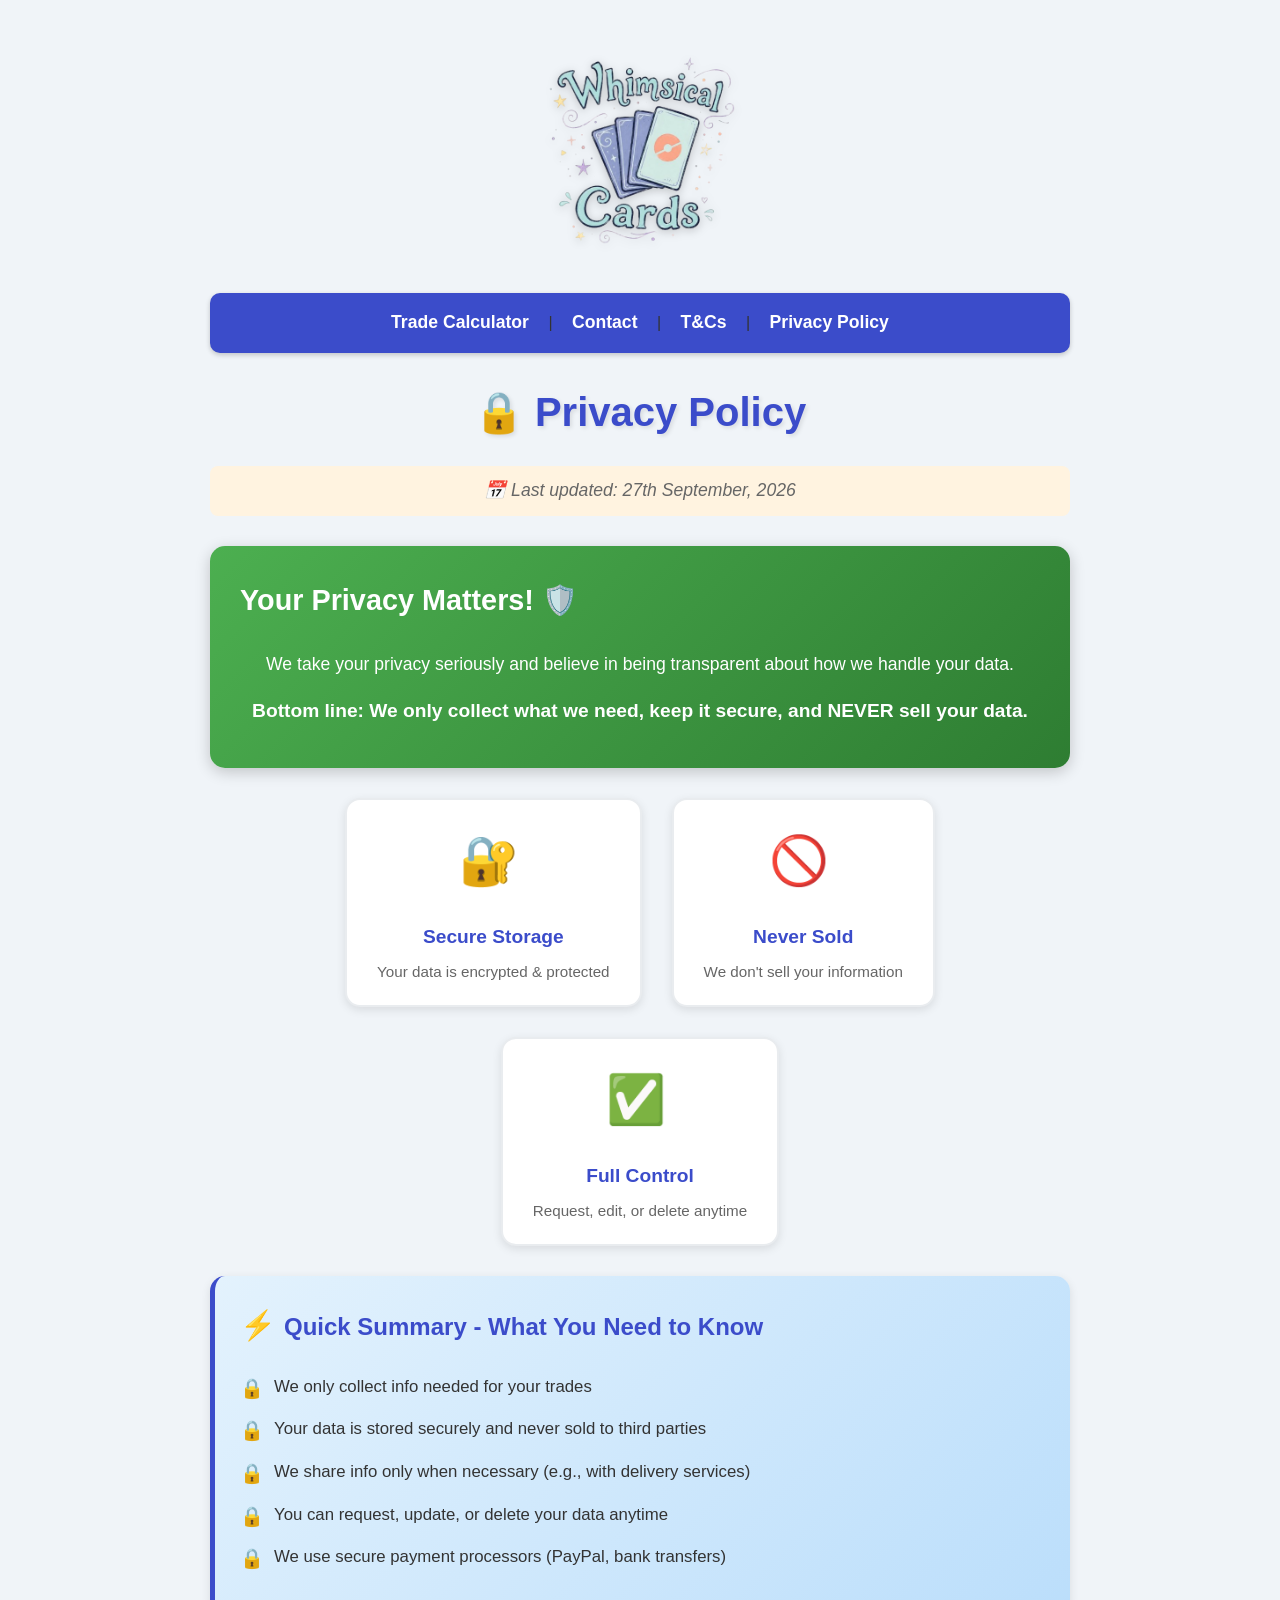
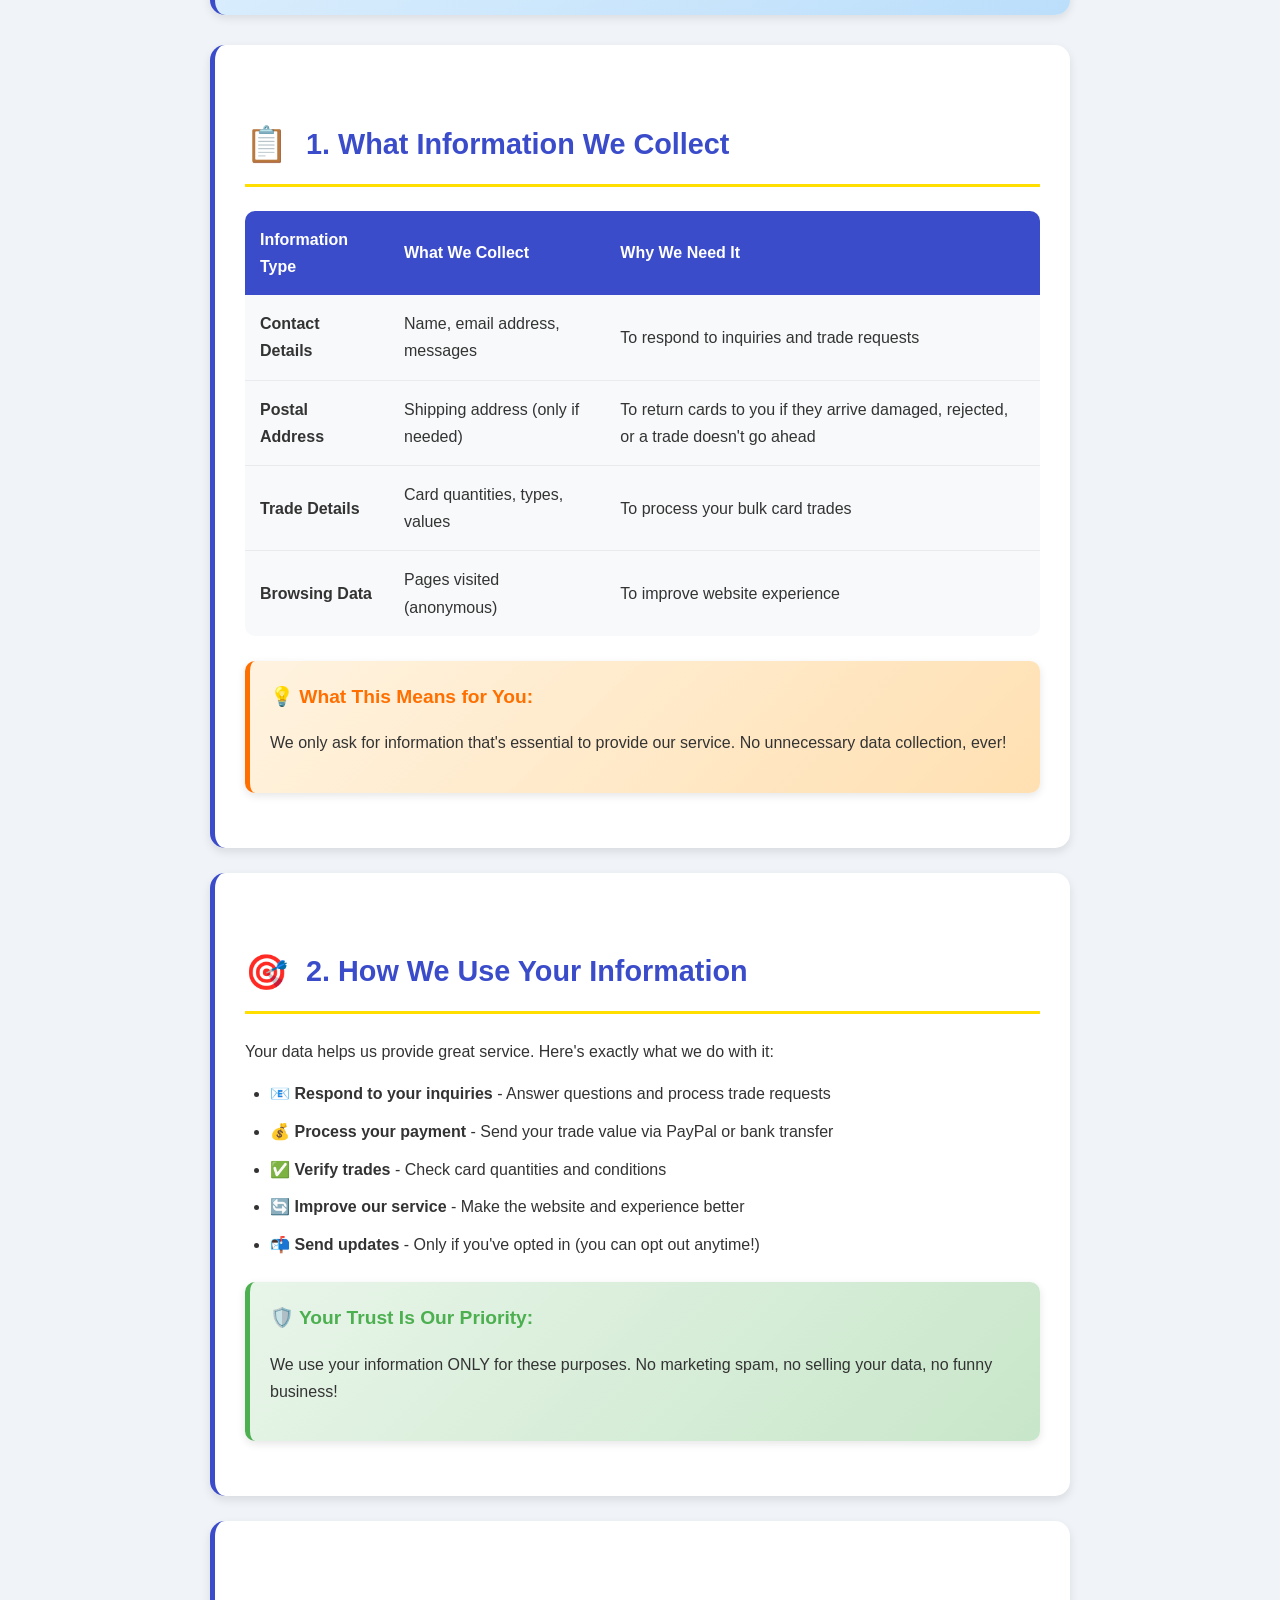
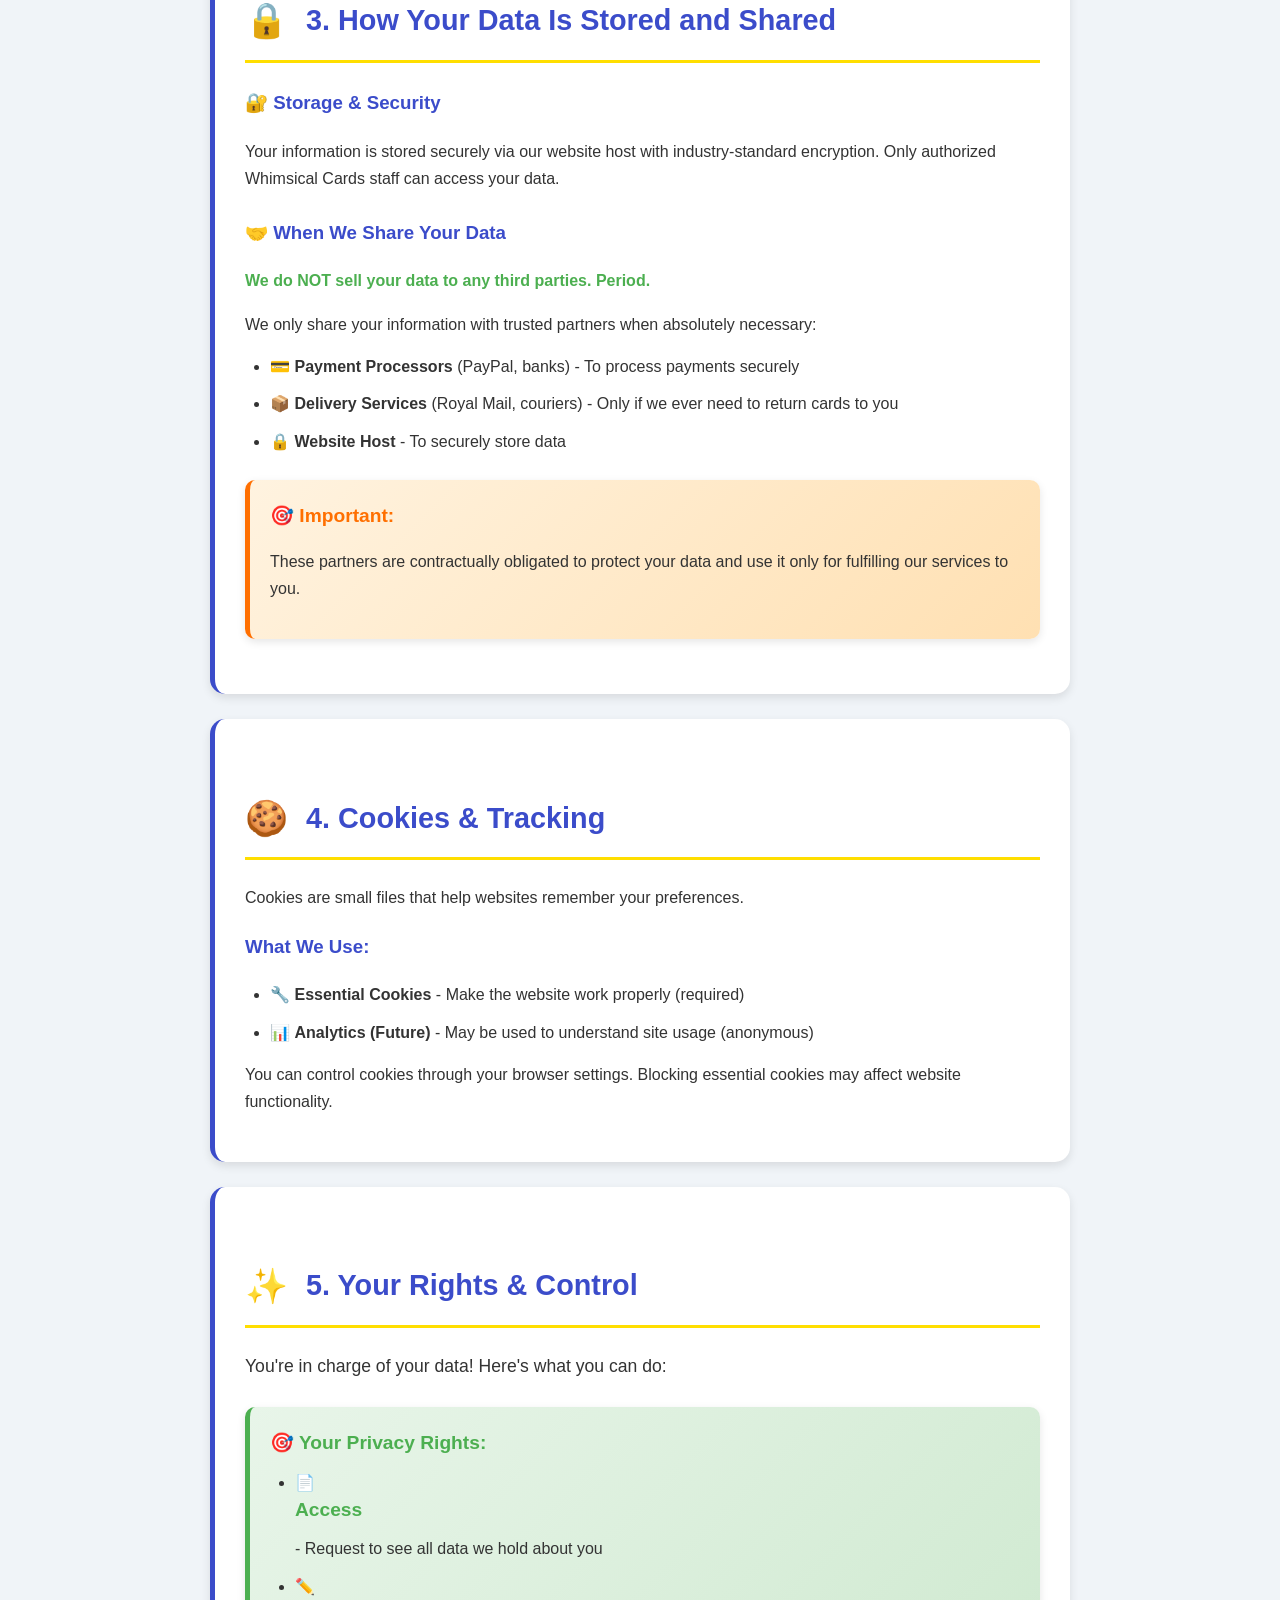
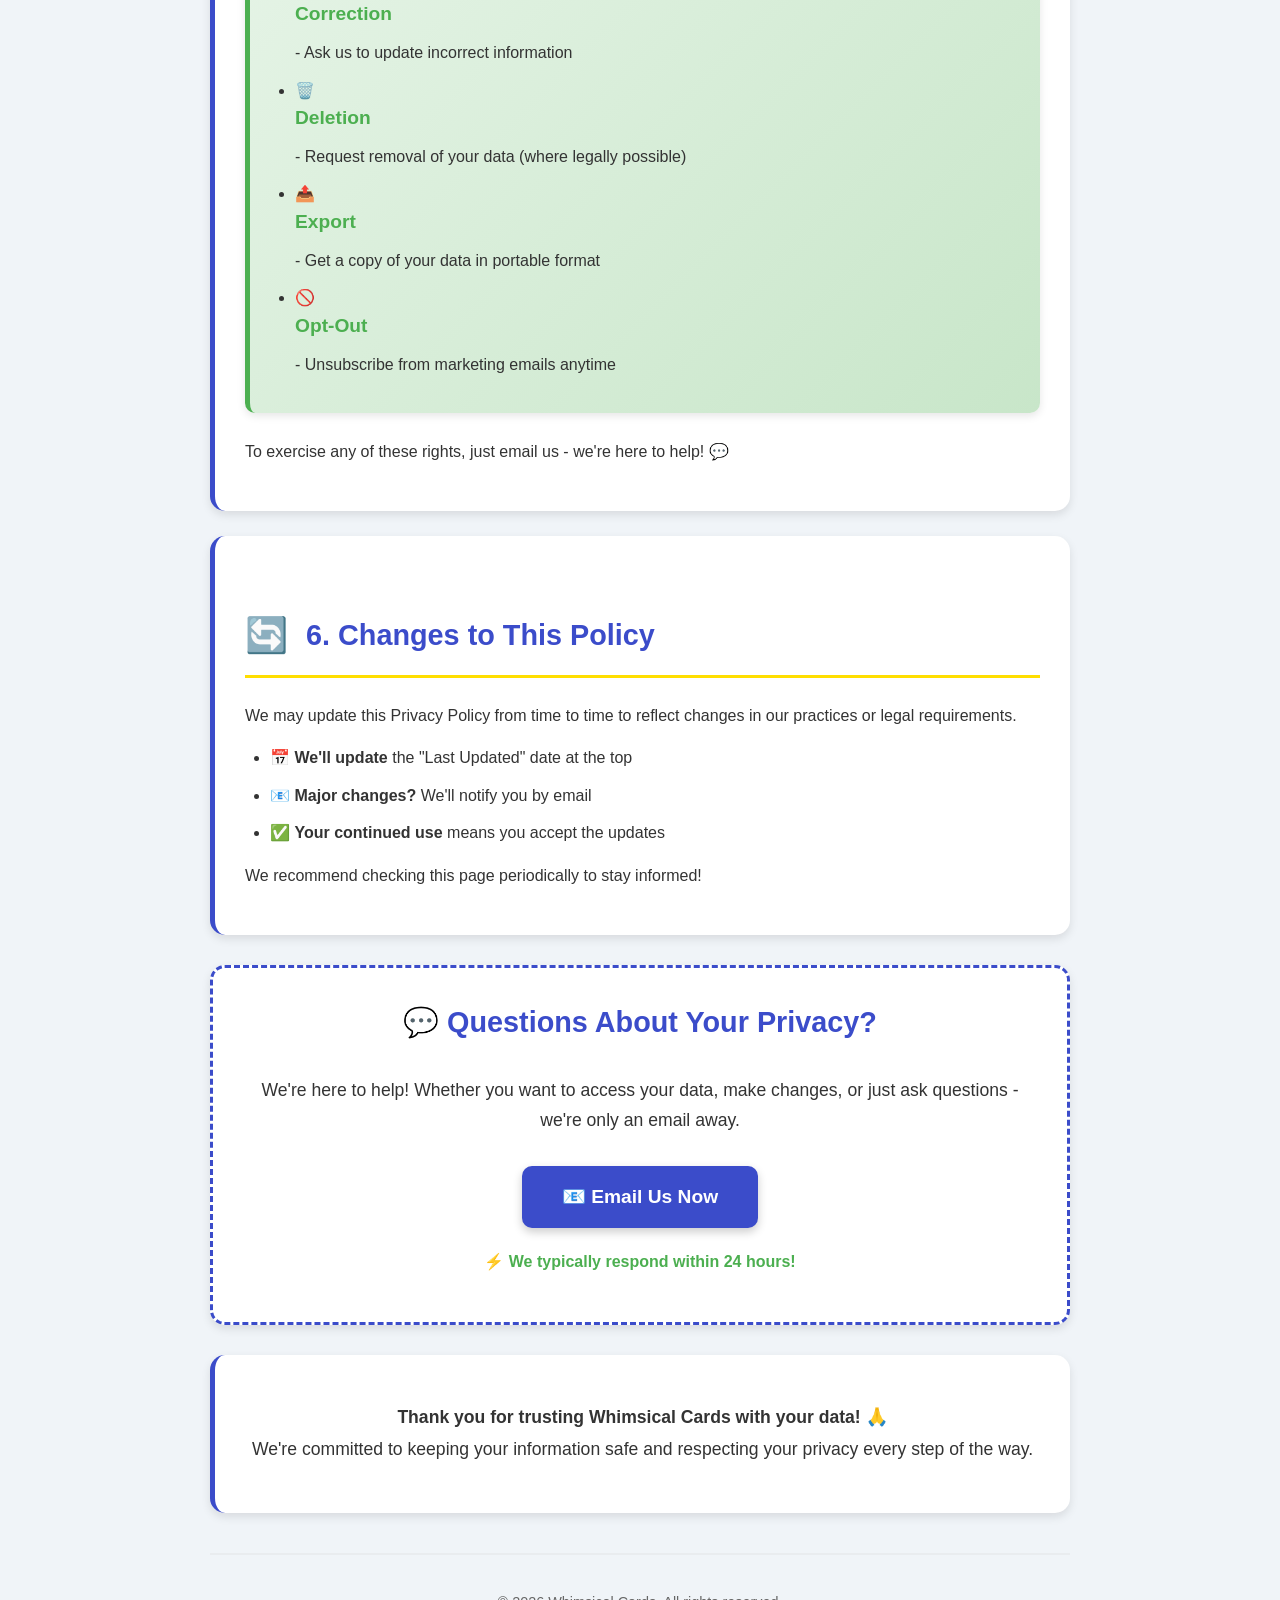
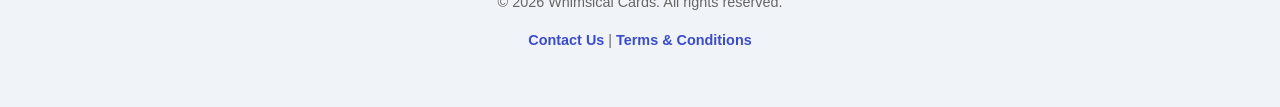
<file: privacy.html>
<!DOCTYPE html>
<html lang="en">
<head>
  <meta charset="UTF-8">
  <title>Privacy Policy | Whimsical Cards</title>
  <meta name="viewport" content="width=device-width, initial-scale=1.0">
  <link rel="icon" href="favicon.ico" type="image/x-icon">
  <link rel="icon" type="image/png" sizes="16x16" href="favicon-16x16.png">
  <link rel="icon" type="image/png" sizes="32x32" href="favicon-32x32.png">
  <link rel="apple-touch-icon" sizes="180x180" href="apple-touch-icon.png">
  <link rel="manifest" href="site.webmanifest">
  <style>
    :root {
      --red: #e53935; --blue: #3b4cca; --yellow: #ffde00; --green: #4CAF50;
      --bg-color: #f0f4f8; --card-bg: #ffffff; --text-color: #333333;
      --light-gray: #e9ecef; --purple: #9c27b0; --orange: #ff6f00;
    }
    
    * { box-sizing: border-box; }
    
    body {
      font-family: Arial, sans-serif; max-width: 900px; margin: 0 auto;
      padding: 20px; line-height: 1.7; color: var(--text-color);
      background-color: var(--bg-color);
      background-image: url('https://www.transparenttextures.com/patterns/pokemon.png');
    }
    
    .logo-container {
      text-align: center; margin: 20px 0;
    }
    
    .business-logo {
      max-width: 220px; height: auto;
      filter: drop-shadow(0 2px 5px rgba(0,0,0,0.2));
    }
    
    nav {
      text-align: center; margin: 25px 0; padding: 15px;
      background: var(--blue); border-radius: 10px;
      box-shadow: 0 2px 5px rgba(0,0,0,0.2);
    }
    
    nav a {
      margin: 0 15px; color: white !important; text-decoration: none;
      font-weight: bold; font-size: 1.1rem; transition: all 0.3s;
    }
    
    nav a:hover {
      color: var(--yellow) !important; transform: translateY(-2px);
    }
    
    h1 {
      text-align: center; font-size: 2.5rem; font-weight: 900;
      margin: 20px 0; color: var(--blue);
      text-shadow: 2px 2px 4px rgba(0,0,0,0.1);
    }
    
    h2 {
      font-size: 1.8rem; color: var(--blue);
      border-bottom: 3px solid var(--yellow);
      padding-bottom: 10px; margin-top: 40px;
      display: flex; align-items: center; gap: 10px;
    }
    
    .hero-section {
      background: linear-gradient(135deg, var(--green), #2e7d32);
      color: white; padding: 30px; text-align: center;
      border-radius: 15px; margin: 20px 0;
      box-shadow: 0 4px 15px rgba(0,0,0,0.2);
    }
    
    .hero-section h2 {
      color: white; margin: 0 0 15px 0; border: none;
    }
    
    .hero-section p {
      font-size: 1.1rem; margin: 10px 0;
    }
    
    .last-updated {
      text-align: center; font-style: italic; color: #666;
      margin: 10px 0 30px 0; font-size: 1.1rem;
      background: #fff3e0; padding: 10px; border-radius: 8px;
    }
    
    .trust-badges {
      display: flex; justify-content: center; gap: 30px;
      flex-wrap: wrap; margin: 30px 0;
    }
    
    .trust-badge {
      background: var(--card-bg); padding: 20px 30px;
      border-radius: 15px; text-align: center;
      box-shadow: 0 3px 10px rgba(0,0,0,0.1);
      border: 2px solid var(--light-gray);
      transition: all 0.3s;
    }
    
    .trust-badge:hover {
      transform: translateY(-5px);
      box-shadow: 0 6px 15px rgba(0,0,0,0.15);
      border-color: var(--green);
    }
    
    .trust-badge .icon {
      font-size: 3rem; margin-bottom: 10px;
    }
    
    .trust-badge h3 {
      margin: 10px 0 5px 0; color: var(--blue);
      font-size: 1.2rem;
    }
    
    .trust-badge p {
      margin: 0; color: #666; font-size: 0.95rem;
    }
    
    .key-points {
      background: linear-gradient(135deg, #e3f2fd, #bbdefb);
      padding: 25px; border-radius: 15px; margin: 30px 0;
      border-left: 5px solid var(--blue);
      box-shadow: 0 3px 10px rgba(0,0,0,0.1);
    }
    
    .key-points h3 {
      margin-top: 0; color: var(--blue); font-size: 1.5rem;
    }
    
    .key-points ul {
      margin: 15px 0; list-style: none; padding-left: 0;
    }
    
    .key-points li {
      margin: 12px 0; font-size: 1.05rem;
      display: flex; align-items: flex-start; gap: 10px;
    }
    
    .key-points li::before {
      content: '🔒'; flex-shrink: 0; font-size: 1.2rem;
    }
    
    .policy-content {
      background-color: var(--card-bg); padding: 30px;
      border-radius: 15px; box-shadow: 0 4px 10px rgba(0,0,0,0.1);
      margin-bottom: 25px; border-left: 5px solid var(--blue);
      transition: all 0.3s;
    }
    
    .policy-content:hover {
      transform: translateX(5px);
      box-shadow: 0 6px 15px rgba(0,0,0,0.15);
    }
    
    .data-table {
      width: 100%; border-collapse: collapse;
      margin: 20px 0; background: #f8f9fa;
      border-radius: 10px; overflow: hidden;
    }
    
    .data-table th {
      background: var(--blue); color: white;
      padding: 15px; text-align: left;
    }
    
    .data-table td {
      padding: 15px; border-bottom: 1px solid var(--light-gray);
    }
    
    .data-table tr:last-child td {
      border-bottom: none;
    }
    
    .data-table tr:hover {
      background: #e3f2fd;
    }
    
    .info-box {
      background: linear-gradient(135deg, #fff3e0, #ffe0b2);
      border-left: 5px solid var(--orange);
      padding: 20px; margin: 25px 0; border-radius: 10px;
      box-shadow: 0 3px 8px rgba(0,0,0,0.1);
    }
    
    .info-box strong {
      color: var(--orange); font-size: 1.2rem;
      display: block; margin-bottom: 10px;
    }
    
    .security-box {
      background: linear-gradient(135deg, #e8f5e9, #c8e6c9);
      border-left: 5px solid var(--green);
      padding: 20px; margin: 25px 0; border-radius: 10px;
      box-shadow: 0 3px 8px rgba(0,0,0,0.1);
    }
    
    .security-box strong {
      color: var(--green); font-size: 1.2rem;
      display: block; margin-bottom: 10px;
    }
    
    .icon {
      display: inline-block; margin-right: 8px;
      font-size: 1.2em;
    }
    
    ul {
      padding-left: 25px;
    }
    
    li {
      margin-bottom: 12px; line-height: 1.6;
    }
    
    a {
      color: var(--blue); text-decoration: none;
      font-weight: bold; transition: all 0.3s;
    }
    
    a:hover {
      color: var(--red); text-decoration: underline;
    }
    
    .contact-cta {
      background: var(--card-bg); padding: 30px;
      border-radius: 15px; text-align: center;
      box-shadow: 0 4px 10px rgba(0,0,0,0.1);
      border: 3px dashed var(--blue); margin: 30px 0;
    }
    
    .contact-cta h3 {
      color: var(--blue); margin-top: 0;
      font-size: 1.8rem;
    }
    
    .contact-cta a {
      display: inline-block; background: var(--blue);
      color: white; padding: 15px 40px;
      border-radius: 10px; text-decoration: none;
      font-size: 1.2rem; margin-top: 15px;
      box-shadow: 0 4px 10px rgba(0,0,0,0.2);
      transition: all 0.3s;
    }
    
    .contact-cta a:hover {
      background: var(--red); transform: translateY(-3px);
      box-shadow: 0 6px 15px rgba(0,0,0,0.3);
    }
    
    footer {
      text-align: center; padding: 20px 0;
      margin-top: 40px; border-top: 2px solid var(--light-gray);
      color: #666; font-size: 0.9em;
    }
    
    footer a {
      color: var(--blue); font-weight: bold;
    }
    
    @media (max-width: 600px) {
      body { padding: 10px; }
      h1 { font-size: 2rem; }
      h2 { font-size: 1.5rem; }
      nav a { display: block; margin: 10px 0; }
      .trust-badges { flex-direction: column; }
      .data-table { font-size: 0.9rem; }
      .data-table th, .data-table td { padding: 10px; }
    }
  </style>
</head>
<body>
  
  <div class="logo-container">
    <img src="logo.png" alt="Whimsical Cards Logo" class="business-logo">
  </div>

  <nav>
    <a href="index.html">Trade Calculator</a> |
    <a href="contact.html">Contact</a> |
    <a href="terms.html">T&Cs</a> |
    <a href="privacy.html">Privacy Policy</a>
  </nav>

  <h1>🔒 Privacy Policy</h1>
  
  <div class="last-updated">
    📅 Last updated: 27th September, 2026
  </div>
  
  <div class="hero-section">
    <h2>Your Privacy Matters! 🛡️</h2>
    <p>We take your privacy seriously and believe in being transparent about how we handle your data.</p>
    <p style="font-size: 1.2rem; margin-top: 15px;">
      <strong>Bottom line: We only collect what we need, keep it secure, and NEVER sell your data.</strong>
    </p>
  </div>
  
  <div class="trust-badges">
    <div class="trust-badge">
      <div class="icon">🔐</div>
      <h3>Secure Storage</h3>
      <p>Your data is encrypted & protected</p>
    </div>
    <div class="trust-badge">
      <div class="icon">🚫</div>
      <h3>Never Sold</h3>
      <p>We don't sell your information</p>
    </div>
    <div class="trust-badge">
      <div class="icon">✅</div>
      <h3>Full Control</h3>
      <p>Request, edit, or delete anytime</p>
    </div>
  </div>
  
  <div class="key-points">
    <h3><span class="icon">⚡</span>Quick Summary - What You Need to Know</h3>
    <ul>
      <li>We only collect info needed for your trades</li>
      <li>Your data is stored securely and never sold to third parties</li>
      <li>We share info only when necessary (e.g., with delivery services)</li>
      <li>You can request, update, or delete your data anytime</li>
      <li>We use secure payment processors (PayPal, bank transfers)</li>
    </ul>
  </div>

  <div class="policy-content">
    <h2><span class="icon">📋</span>1. What Information We Collect</h2>
    
    <table class="data-table">
      <thead>
        <tr>
          <th>Information Type</th>
          <th>What We Collect</th>
          <th>Why We Need It</th>
        </tr>
      </thead>
      <tbody>
        <tr>
          <td><strong>Contact Details</strong></td>
          <td>Name, email address, messages</td>
          <td>To respond to inquiries and trade requests</td>
        </tr>
        <tr>
          <td><strong>Postal Address</strong></td>
          <td>Shipping address (only if needed)</td>
          <td>To return cards to you if they arrive damaged, rejected, or a trade doesn't go ahead</td>
        </tr>
        <tr>
          <td><strong>Trade Details</strong></td>
          <td>Card quantities, types, values</td>
          <td>To process your bulk card trades</td>
        </tr>
        <tr>
          <td><strong>Browsing Data</strong></td>
          <td>Pages visited (anonymous)</td>
          <td>To improve website experience</td>
        </tr>
      </tbody>
    </table>
    
    <div class="info-box">
      <strong>💡 What This Means for You:</strong>
      <p>We only ask for information that's essential to provide our service. No unnecessary data collection, ever!</p>
    </div>
  </div>

  <div class="policy-content">
    <h2><span class="icon">🎯</span>2. How We Use Your Information</h2>
    <p>Your data helps us provide great service. Here's exactly what we do with it:</p>
    <ul>
      <li>📧 <strong>Respond to your inquiries</strong> - Answer questions and process trade requests</li>
      <li>💰 <strong>Process your payment</strong> - Send your trade value via PayPal or bank transfer</li>
      <li>✅ <strong>Verify trades</strong> - Check card quantities and conditions</li>
      <li>🔄 <strong>Improve our service</strong> - Make the website and experience better</li>
      <li>📬 <strong>Send updates</strong> - Only if you've opted in (you can opt out anytime!)</li>
    </ul>
    
    <div class="security-box">
      <strong>🛡️ Your Trust Is Our Priority:</strong>
      <p>We use your information ONLY for these purposes. No marketing spam, no selling your data, no funny business!</p>
    </div>
  </div>

  <div class="policy-content">
    <h2><span class="icon">🔒</span>3. How Your Data Is Stored and Shared</h2>
    
    <h3 style="color: var(--blue); margin-top: 20px;">🔐 Storage & Security</h3>
    <p>Your information is stored securely via our website host with industry-standard encryption. Only authorized Whimsical Cards staff can access your data.</p>
    
    <h3 style="color: var(--blue); margin-top: 25px;">🤝 When We Share Your Data</h3>
    <p><strong style="color: var(--green);">We do NOT sell your data to any third parties. Period.</strong></p>
    <p>We only share your information with trusted partners when absolutely necessary:</p>
    <ul>
      <li>💳 <strong>Payment Processors</strong> (PayPal, banks) - To process payments securely</li>
      <li>📦 <strong>Delivery Services</strong> (Royal Mail, couriers) - Only if we ever need to return cards to you</li>
      <li>🔒 <strong>Website Host</strong> - To securely store data</li>
    </ul>
    
    <div class="info-box">
      <strong>🎯 Important:</strong>
      <p>These partners are contractually obligated to protect your data and use it only for fulfilling our services to you.</p>
    </div>
  </div>

  <div class="policy-content">
    <h2><span class="icon">🍪</span>4. Cookies & Tracking</h2>
    <p>Cookies are small files that help websites remember your preferences.</p>
    
    <h3 style="color: var(--blue); margin-top: 20px;">What We Use:</h3>
    <ul>
      <li>🔧 <strong>Essential Cookies</strong> - Make the website work properly (required)</li>
      <li>📊 <strong>Analytics (Future)</strong> - May be used to understand site usage (anonymous)</li>
    </ul>
    
    <p>You can control cookies through your browser settings. Blocking essential cookies may affect website functionality.</p>
  </div>

  <div class="policy-content">
    <h2><span class="icon">✨</span>5. Your Rights & Control</h2>
    <p style="font-size: 1.1rem;">You're in charge of your data! Here's what you can do:</p>
    
    <div class="security-box">
      <strong>🎯 Your Privacy Rights:</strong>
      <ul style="margin-top: 10px;">
        <li>📄 <strong>Access</strong> - Request to see all data we hold about you</li>
        <li>✏️ <strong>Correction</strong> - Ask us to update incorrect information</li>
        <li>🗑️ <strong>Deletion</strong> - Request removal of your data (where legally possible)</li>
        <li>📤 <strong>Export</strong> - Get a copy of your data in portable format</li>
        <li>🚫 <strong>Opt-Out</strong> - Unsubscribe from marketing emails anytime</li>
      </ul>
    </div>
    
    <p style="margin-top: 20px;">To exercise any of these rights, just email us - we're here to help! 💬</p>
  </div>

  <div class="policy-content">
    <h2><span class="icon">🔄</span>6. Changes to This Policy</h2>
    <p>We may update this Privacy Policy from time to time to reflect changes in our practices or legal requirements.</p>
    <ul>
      <li>📅 <strong>We'll update</strong> the "Last Updated" date at the top</li>
      <li>📧 <strong>Major changes?</strong> We'll notify you by email</li>
      <li>✅ <strong>Your continued use</strong> means you accept the updates</li>
    </ul>
    <p>We recommend checking this page periodically to stay informed!</p>
  </div>

  <div class="contact-cta">
    <h3>💬 Questions About Your Privacy?</h3>
    <p style="font-size: 1.1rem; margin: 15px 0;">
      We're here to help! Whether you want to access your data, make changes, or just ask questions - we're only an email away.
    </p>
    <a href="mailto:info.whimsicalcards@gmail.com">📧 Email Us Now</a>
    <p style="margin-top: 20px; color: var(--green); font-weight: bold;">
      ⚡ We typically respond within 24 hours!
    </p>
  </div>

  <div class="policy-content">
    <p style="text-align: center; font-size: 1.1rem; line-height: 1.8;">
      <strong>Thank you for trusting Whimsical Cards with your data! 🙏</strong><br>
      We're committed to keeping your information safe and respecting your privacy every step of the way.
    </p>
  </div>

  <footer>
    <p>&copy; 2026 Whimsical Cards. All rights reserved.</p>
    <p><a href="contact.html">Contact Us</a> | <a href="terms.html">Terms & Conditions</a></p>
  </footer>

</body>
</html>
</file>
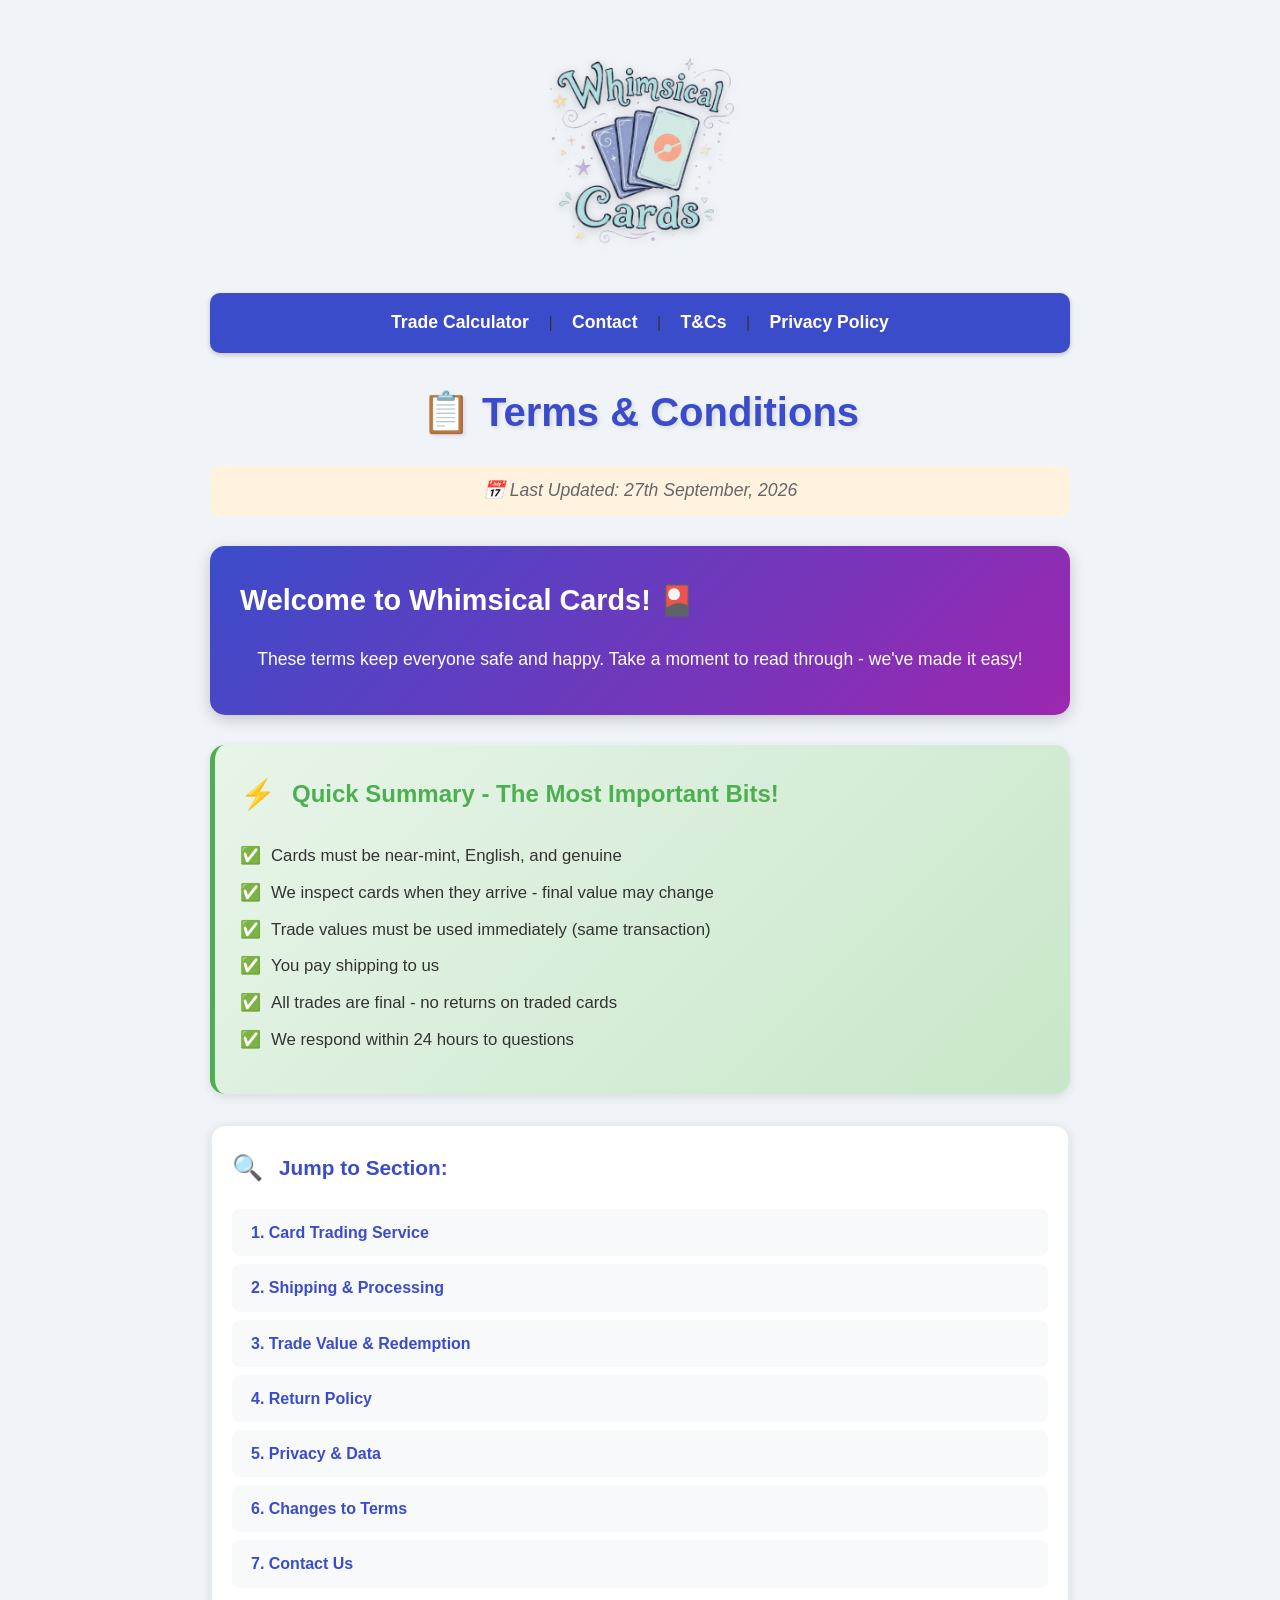
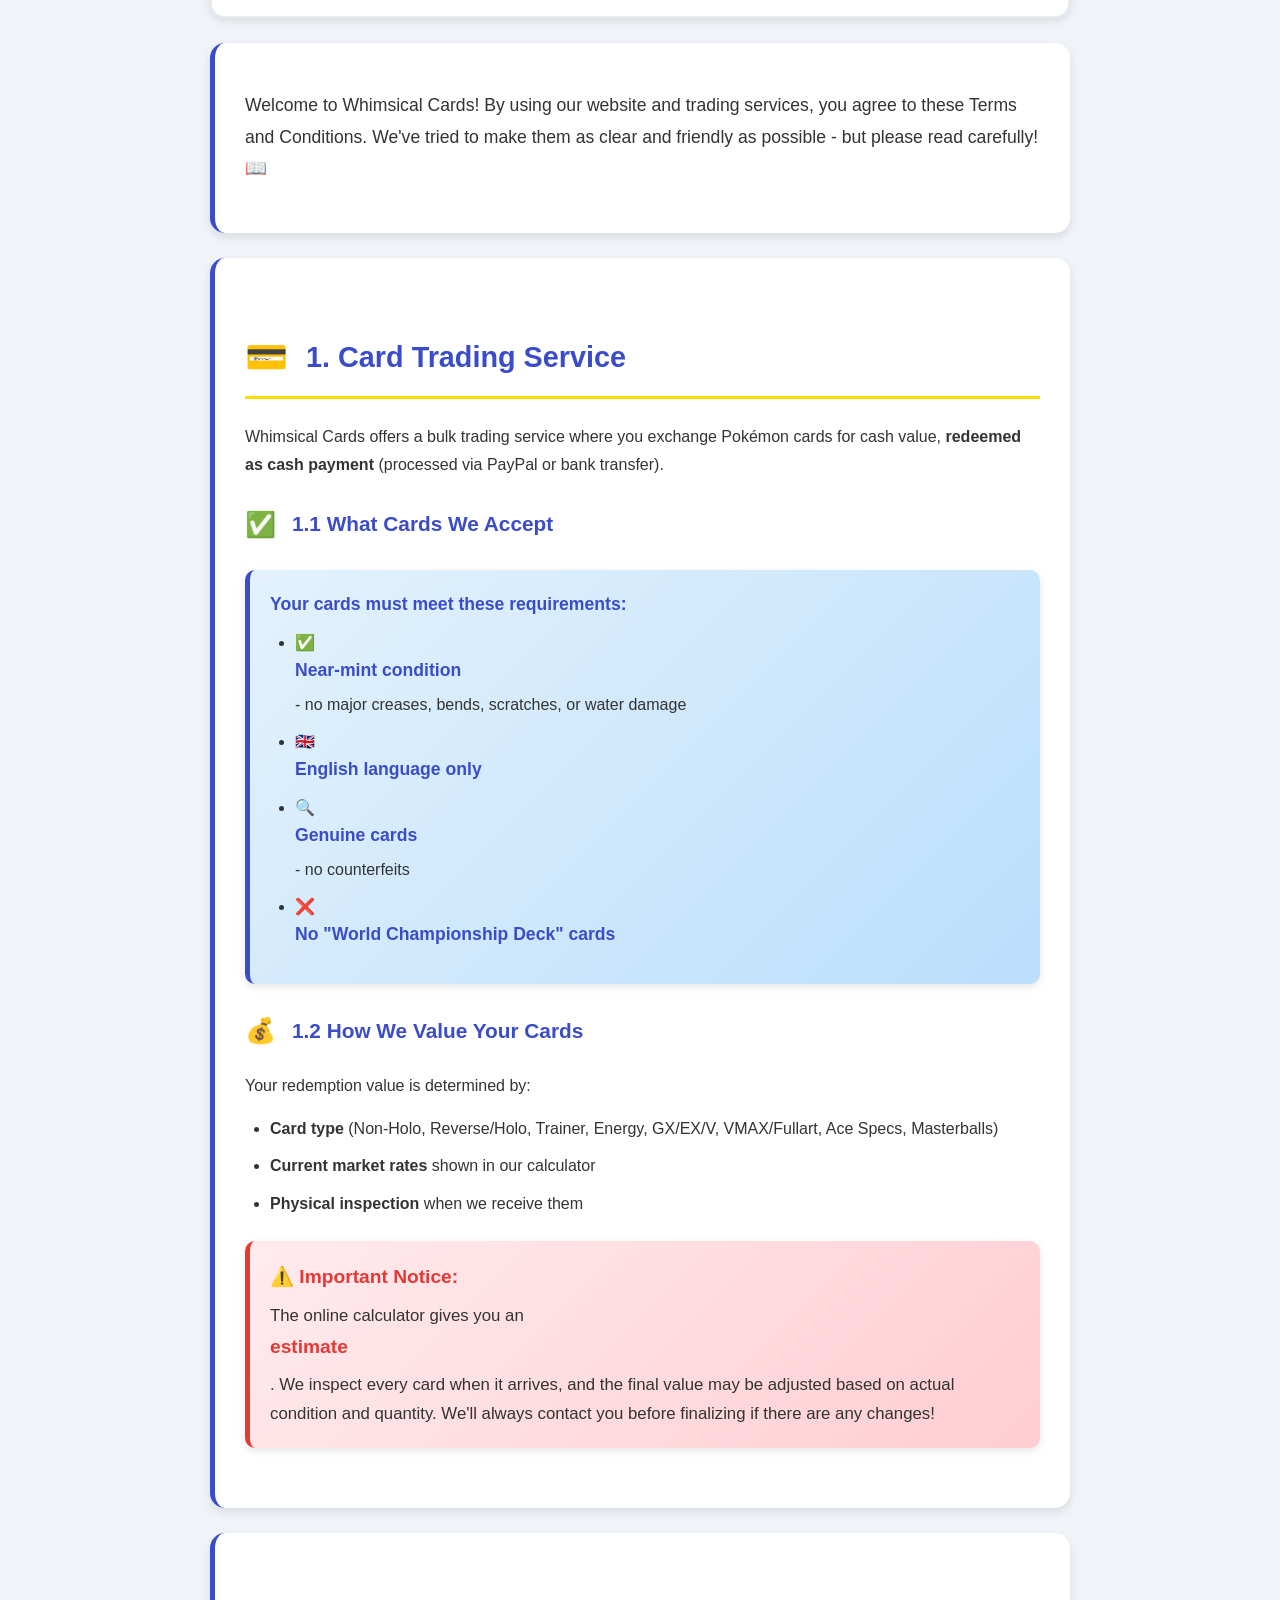
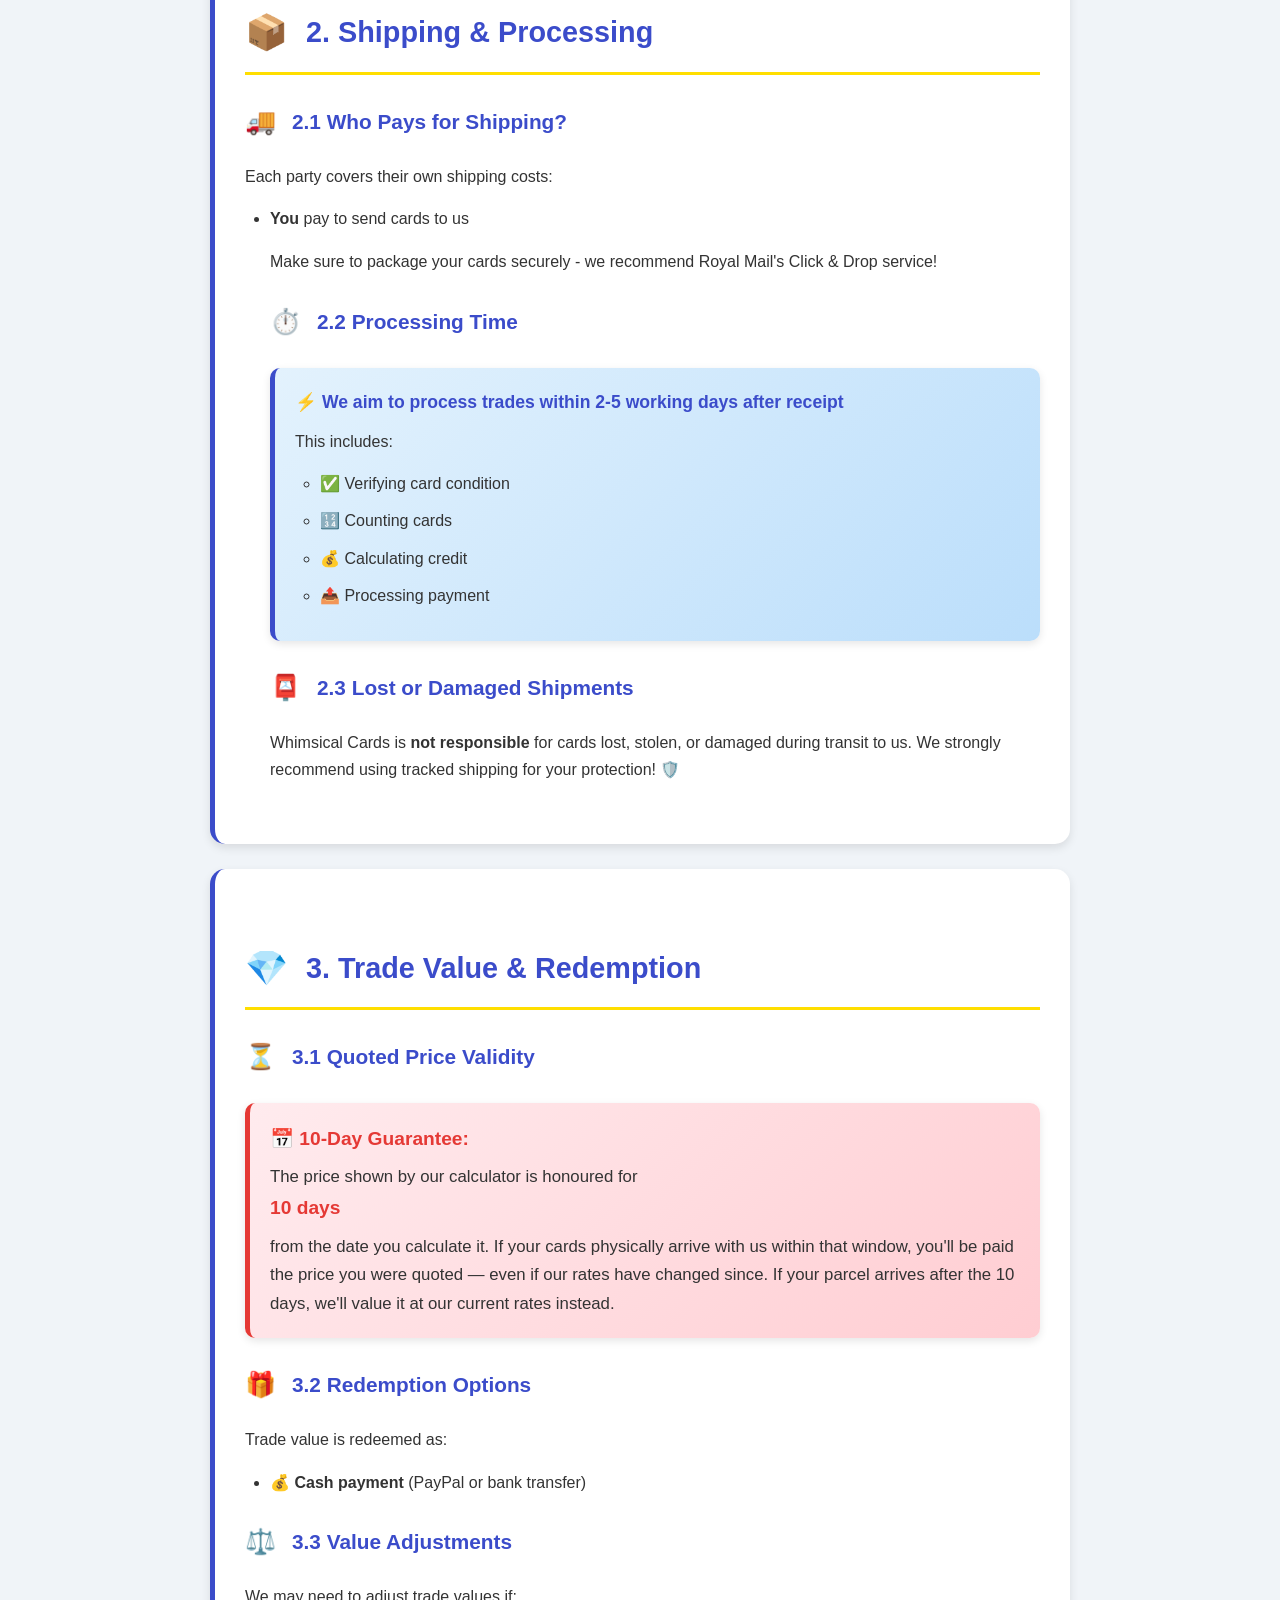
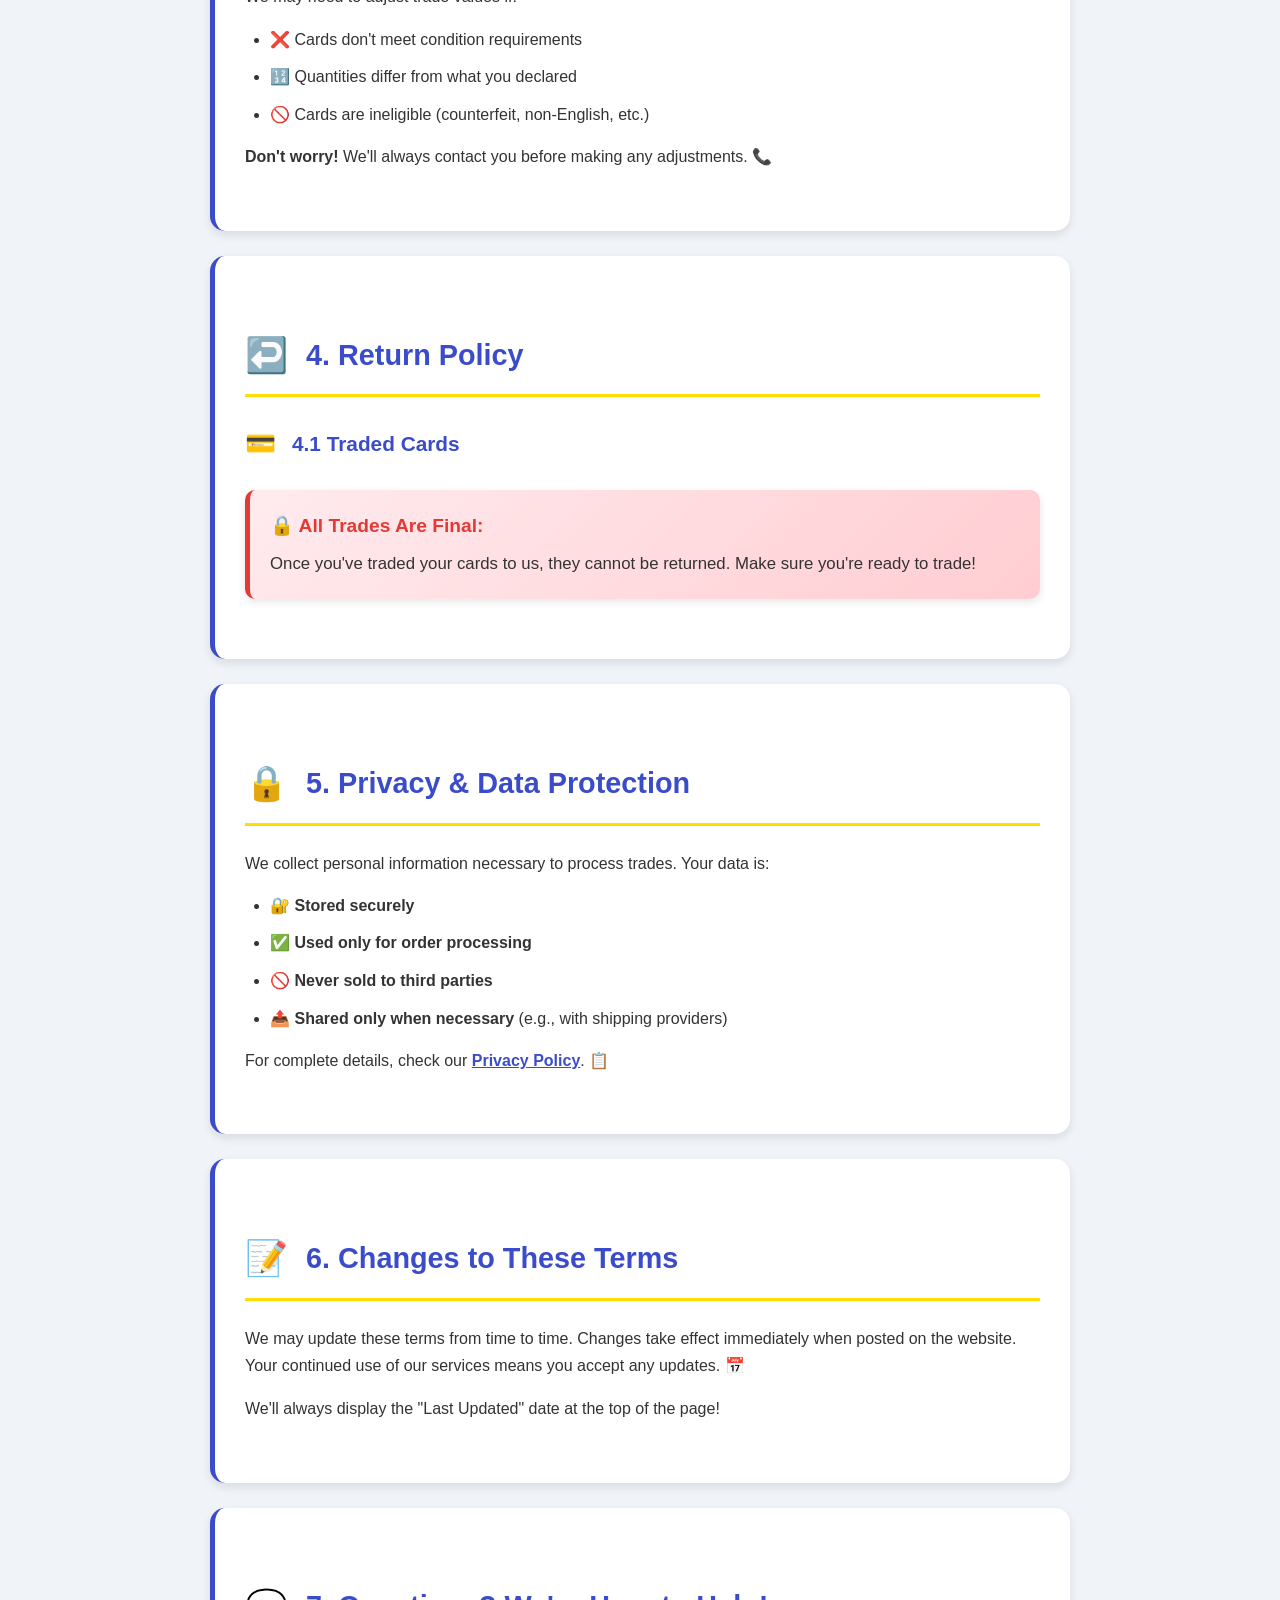
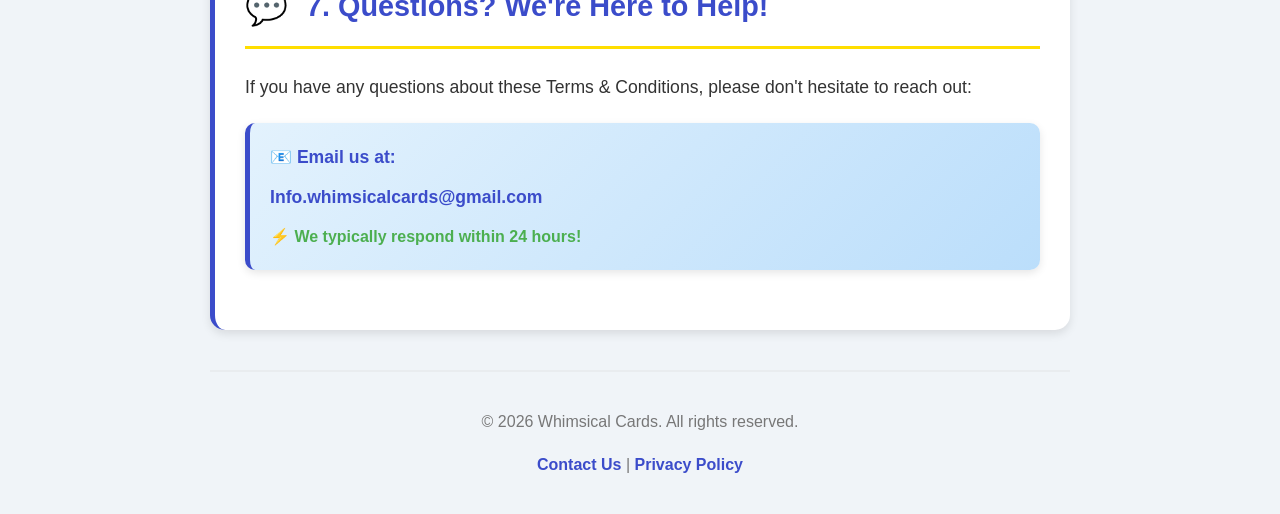
<file: terms.html>
<!DOCTYPE html>
<html>
<head>
  <title>Terms & Conditions - Whimsical Cards</title>
  <link rel="icon" href="favicon.ico" type="image/x-icon">
  <link rel="icon" type="image/png" sizes="16x16" href="favicon-16x16.png">
  <link rel="icon" type="image/png" sizes="32x32" href="favicon-32x32.png">
  <link rel="apple-touch-icon" sizes="180x180" href="apple-touch-icon.png">
  <link rel="manifest" href="site.webmanifest">
  <meta name="viewport" content="width=device-width, initial-scale=1.0">
  <style>
    :root {
      --red: #e53935; --blue: #3b4cca; --yellow: #ffde00; --green: #4CAF50;
      --bg-color: #f0f4f8; --card-bg: #ffffff; --text-color: #333333; 
      --light-gray: #e9ecef; --purple: #9c27b0; --orange: #ff6f00;
    }
    
    * { box-sizing: border-box; }
    
    body {
      font-family: Arial, sans-serif; max-width: 900px; margin: 0 auto; 
      padding: 20px; line-height: 1.7; background-color: var(--bg-color); 
      color: var(--text-color);
      background-image: url('https://www.transparenttextures.com/patterns/pokemon.png');
    }
    
    .logo-container { text-align: center; margin: 20px 0; }
    
    .business-logo {
      max-width: 220px; height: auto; 
      filter: drop-shadow(0 2px 5px rgba(0,0,0,0.2));
    }
    
    nav {
      text-align: center; margin: 25px 0; padding: 15px; 
      background: var(--blue); border-radius: 10px; 
      box-shadow: 0 2px 5px rgba(0,0,0,0.2);
    }
    
    nav a {
      margin: 0 15px; color: white !important; text-decoration: none;
      font-weight: bold; font-size: 1.1rem; transition: all 0.3s;
    }
    
    nav a:hover { 
      color: var(--yellow) !important; transform: translateY(-2px); 
    }
    
    h1 {
      text-align: center; font-size: 2.5rem; font-weight: 900; 
      margin: 20px 0; color: var(--blue); 
      text-shadow: 2px 2px 4px rgba(0,0,0,0.1);
    }
    
    h2 {
      font-size: 1.8rem; color: var(--blue); 
      border-bottom: 3px solid var(--yellow);
      padding-bottom: 10px; margin-top: 40px;
      display: flex; align-items: center; gap: 10px;
    }
    
    h3 { 
      font-size: 1.3rem; color: var(--blue); margin-top: 25px;
      display: flex; align-items: center; gap: 8px;
    }
    
    .hero-section {
      background: linear-gradient(135deg, var(--blue), var(--purple));
      color: white; padding: 30px; text-align: center;
      border-radius: 15px; margin: 20px 0;
      box-shadow: 0 4px 15px rgba(0,0,0,0.2);
    }
    
    .hero-section h2 {
      color: white; margin: 0 0 10px 0; border: none;
    }
    
    .hero-section p {
      font-size: 1.1rem; margin: 10px 0;
    }
    
    .last-updated {
      text-align: center; font-style: italic; color: #666; 
      margin: 10px 0 30px 0; font-size: 1.1rem;
      background: #fff3e0; padding: 10px; border-radius: 8px;
    }
    
    .content-section {
      background: var(--card-bg); padding: 30px; border-radius: 15px; 
      margin-bottom: 25px; box-shadow: 0 4px 10px rgba(0,0,0,0.1); 
      border-left: 5px solid var(--blue); transition: all 0.3s;
    }
    
    .content-section:hover {
      transform: translateX(5px);
      box-shadow: 0 6px 15px rgba(0,0,0,0.15);
    }
    
    .key-points {
      background: linear-gradient(135deg, #e8f5e9, #c8e6c9);
      padding: 25px; border-radius: 15px; margin: 30px 0;
      border-left: 5px solid var(--green);
      box-shadow: 0 3px 10px rgba(0,0,0,0.1);
    }
    
    .key-points h3 {
      margin-top: 0; color: var(--green); font-size: 1.5rem;
    }
    
    .key-points ul {
      margin: 15px 0;
    }
    
    .key-points li {
      margin: 10px 0; font-size: 1.05rem;
      display: flex; align-items: flex-start; gap: 10px;
    }
    
    .key-points li::before {
      content: '✅'; flex-shrink: 0;
    }
    
    .policy-section { 
      margin: 30px 0;
    }
    
    ol, ul { 
      padding-left: 25px; 
    }
    
    li { 
      margin-bottom: 12px; line-height: 1.6;
    }
    
    .highlight-box {
      background: linear-gradient(135deg, #ffebee, #ffcdd2);
      border-left: 5px solid var(--red);
      padding: 20px; margin: 25px 0; border-radius: 10px;
      box-shadow: 0 3px 8px rgba(0,0,0,0.1);
    }
    
    .highlight-box p {
      margin: 0; font-size: 1.05rem;
    }
    
    .highlight-box strong {
      color: var(--red); font-size: 1.2rem;
      display: block; margin-bottom: 8px;
    }
    
    .info-box {
      background: linear-gradient(135deg, #e3f2fd, #bbdefb);
      border-left: 5px solid var(--blue);
      padding: 20px; margin: 25px 0; border-radius: 10px;
      box-shadow: 0 3px 8px rgba(0,0,0,0.1);
    }
    
    .info-box strong {
      color: var(--blue); font-size: 1.1rem;
      display: block; margin-bottom: 8px;
    }
    
    .icon {
      display: inline-block; margin-right: 8px;
      font-size: 1.2em;
    }
    
    .quick-nav {
      background: var(--card-bg); padding: 20px;
      border-radius: 15px; margin: 25px 0;
      box-shadow: 0 3px 10px rgba(0,0,0,0.1);
      border: 2px solid var(--light-gray);
    }
    
    .quick-nav h3 {
      margin-top: 0; color: var(--blue);
    }
    
    .quick-nav a {
      display: block; padding: 10px 15px;
      margin: 8px 0; background: #f8f9fa;
      border-radius: 8px; text-decoration: none;
      color: var(--blue); font-weight: bold;
      transition: all 0.3s;
      border-left: 4px solid transparent;
    }
    
    .quick-nav a:hover {
      background: var(--blue); color: white;
      transform: translateX(5px);
      border-left-color: var(--yellow);
    }
    
    footer {
      text-align: center; margin-top: 40px; padding-top: 20px;
      border-top: 2px solid var(--light-gray); color: #777;
    }
    
    footer a {
      color: var(--blue); text-decoration: none; font-weight: bold;
    }
    
    footer a:hover {
      text-decoration: underline;
    }
    
    @media (max-width: 600px) {
      body { padding: 10px; }
      h1 { font-size: 2rem; }
      h2 { font-size: 1.5rem; }
      nav a { display: block; margin: 10px 0; }
      .content-section { padding: 20px; }
    }
  </style>
</head>
<body>
  <div class="logo-container">
    <img src="logo.png" alt="Whimsical Cards Logo" class="business-logo">
  </div>
  
  <nav>
    <a href="index.html">Trade Calculator</a> |
    <a href="contact.html">Contact</a> |
    <a href="terms.html">T&Cs</a> |
    <a href="privacy.html">Privacy Policy</a>
  </nav>
  
  <h1>📋 Terms & Conditions</h1>
  
  <div class="last-updated">
    📅 Last Updated: 27th September, 2026
  </div>
  
  <div class="hero-section">
    <h2>Welcome to Whimsical Cards! 🎴</h2>
    <p>These terms keep everyone safe and happy. Take a moment to read through - we've made it easy!</p>
  </div>
  
  <div class="key-points">
    <h3><span class="icon">⚡</span>Quick Summary - The Most Important Bits!</h3>
    <ul style="list-style: none; padding-left: 0;">
      <li>Cards must be near-mint, English, and genuine</li>
      <li>We inspect cards when they arrive - final value may change</li>
      <li>Trade values must be used immediately (same transaction)</li>
      <li>You pay shipping to us</li>
      <li>All trades are final - no returns on traded cards</li>
      <li>We respond within 24 hours to questions</li>
    </ul>
  </div>
  
  <div class="quick-nav">
    <h3><span class="icon">🔍</span>Jump to Section:</h3>
    <a href="#section1">1. Card Trading Service</a>
    <a href="#section2">2. Shipping & Processing</a>
    <a href="#section3">3. Trade Value & Redemption</a>
    <a href="#section4">4. Return Policy</a>
    <a href="#section5">5. Privacy & Data</a>
    <a href="#section6">6. Changes to Terms</a>
    <a href="#section7">7. Contact Us</a>
  </div>
  
  <div class="content-section">
    <p style="font-size: 1.1rem; line-height: 1.8;">
      Welcome to Whimsical Cards! By using our website and trading services, you agree to these Terms and Conditions. We've tried to make them as clear and friendly as possible - but please read carefully! 📖
    </p>
  </div>
  
  <div class="content-section" id="section1">
    <div class="policy-section">
      <h2><span class="icon">💳</span>1. Card Trading Service</h2>
      <p>Whimsical Cards offers a bulk trading service where you exchange Pokémon cards for cash value, <strong>redeemed as cash payment</strong> (processed via PayPal or bank transfer).</p>
      
      <h3><span class="icon">✅</span>1.1 What Cards We Accept</h3>
      <div class="info-box">
        <strong>Your cards must meet these requirements:</strong>
        <ul style="margin-top: 10px;">
          <li>✅ <strong>Near-mint condition</strong> - no major creases, bends, scratches, or water damage</li>
          <li>🇬🇧 <strong>English language only</strong></li>
          <li>🔍 <strong>Genuine cards</strong> - no counterfeits</li>
          <li>❌ <strong>No "World Championship Deck" cards</strong></li>
        </ul>
      </div>
      
      <h3><span class="icon">💰</span>1.2 How We Value Your Cards</h3>
      <p>Your redemption value is determined by:</p>
      <ul>
        <li><strong>Card type</strong> (Non-Holo, Reverse/Holo, Trainer, Energy, GX/EX/V, VMAX/Fullart, Ace Specs, Masterballs)</li>
        <li><strong>Current market rates</strong> shown in our calculator</li>
        <li><strong>Physical inspection</strong> when we receive them</li>
      </ul>
      
      <div class="highlight-box">
        <strong>⚠️ Important Notice:</strong>
        <p>The online calculator gives you an <strong>estimate</strong>. We inspect every card when it arrives, and the final value may be adjusted based on actual condition and quantity. We'll always contact you before finalizing if there are any changes!</p>
      </div>
    </div>
  </div>
  
  <div class="content-section" id="section2">
    <div class="policy-section">
      <h2><span class="icon">📦</span>2. Shipping & Processing</h2>
      
      <h3><span class="icon">🚚</span>2.1 Who Pays for Shipping?</h3>
      <p>Each party covers their own shipping costs:</p>
      <ul>
        <li><strong>You</strong> pay to send cards to us</li>
      <p>Make sure to package your cards securely - we recommend Royal Mail's Click & Drop service!</p>
      
      <h3><span class="icon">⏱️</span>2.2 Processing Time</h3>
      <div class="info-box">
        <strong>⚡ We aim to process trades within 2-5 working days after receipt</strong>
        <p style="margin-top: 10px;">This includes:</p>
        <ul>
          <li>✅ Verifying card condition</li>
          <li>🔢 Counting cards</li>
          <li>💰 Calculating credit</li>
          <li>📤 Processing payment</li>
        </ul>
      </div>
      
      <h3><span class="icon">📮</span>2.3 Lost or Damaged Shipments</h3>
      <p>Whimsical Cards is <strong>not responsible</strong> for cards lost, stolen, or damaged during transit to us. We strongly recommend using tracked shipping for your protection! 🛡️</p>
    </div>
  </div>
  
  <div class="content-section" id="section3">
    <div class="policy-section">
      <h2><span class="icon">💎</span>3. Trade Value & Redemption</h2>
      
      <h3><span class="icon">⏳</span>3.1 Quoted Price Validity</h3>
      <div class="highlight-box">
        <strong>📅 10-Day Guarantee:</strong>
        <p>The price shown by our calculator is honoured for <strong>10 days</strong> from the date you calculate it. If your cards physically arrive with us within that window, you'll be paid the price you were quoted — even if our rates have changed since. If your parcel arrives after the 10 days, we'll value it at our current rates instead.</p>
      </div>
      
      <h3><span class="icon">🎁</span>3.2 Redemption Options</h3>
      <p>Trade value is redeemed as:</p>
      <ul>
        <li>💰 <strong>Cash payment</strong> (PayPal or bank transfer)</li>
      </ul>
      
      <h3><span class="icon">⚖️</span>3.3 Value Adjustments</h3>
      <p>We may need to adjust trade values if:</p>
      <ul>
        <li>❌ Cards don't meet condition requirements</li>
        <li>🔢 Quantities differ from what you declared</li>
        <li>🚫 Cards are ineligible (counterfeit, non-English, etc.)</li>
      </ul>
      <p><strong>Don't worry!</strong> We'll always contact you before making any adjustments. 📞</p>
    </div>
  </div>
  
  <div class="content-section" id="section4">
    <div class="policy-section">
      <h2><span class="icon">↩️</span>4. Return Policy</h2>
      
      <h3><span class="icon">💳</span>4.1 Traded Cards</h3>
      <div class="highlight-box">
        <strong>🔒 All Trades Are Final:</strong>
        <p>Once you've traded your cards to us, they cannot be returned. Make sure you're ready to trade!</p>
      </div>
    </div>
  </div>
  
  <div class="content-section" id="section5">
    <div class="policy-section">
      <h2><span class="icon">🔒</span>5. Privacy & Data Protection</h2>
      <p>We collect personal information necessary to process trades. Your data is:</p>
      <ul>
        <li>🔐 <strong>Stored securely</strong></li>
        <li>✅ <strong>Used only for order processing</strong></li>
        <li>🚫 <strong>Never sold to third parties</strong></li>
        <li>📤 <strong>Shared only when necessary</strong> (e.g., with shipping providers)</li>
      </ul>
      <p>For complete details, check our <a href="privacy.html" style="color: var(--blue); font-weight: bold;">Privacy Policy</a>. 📋</p>
    </div>
  </div>
  
  <div class="content-section" id="section6">
    <div class="policy-section">
      <h2><span class="icon">📝</span>6. Changes to These Terms</h2>
      <p>We may update these terms from time to time. Changes take effect immediately when posted on the website. Your continued use of our services means you accept any updates. 📅</p>
      <p>We'll always display the "Last Updated" date at the top of the page!</p>
    </div>
  </div>
  
  <div class="content-section" id="section7">
    <div class="policy-section">
      <h2><span class="icon">💬</span>7. Questions? We're Here to Help!</h2>
      <p style="font-size: 1.1rem;">If you have any questions about these Terms & Conditions, please don't hesitate to reach out:</p>
      <div class="info-box" style="margin-top: 20px;">
        <strong>📧 Email us at:</strong>
        <p style="margin: 10px 0 0 0;">
          <a href="mailto:Info.whimsicalcards@gmail.com" style="color: var(--blue); font-size: 1.1rem; font-weight: bold; text-decoration: none;">
            Info.whimsicalcards@gmail.com
          </a>
        </p>
        <p style="margin: 10px 0 0 0; color: var(--green); font-weight: bold;">
          ⚡ We typically respond within 24 hours!
        </p>
      </div>
    </div>
  </div>
  
  <footer>
    <p>&copy; 2026 Whimsical Cards. All rights reserved.</p>
    <p><a href="contact.html">Contact Us</a> | <a href="privacy.html">Privacy Policy</a></p>
  </footer>
</body>
</html>
</file>
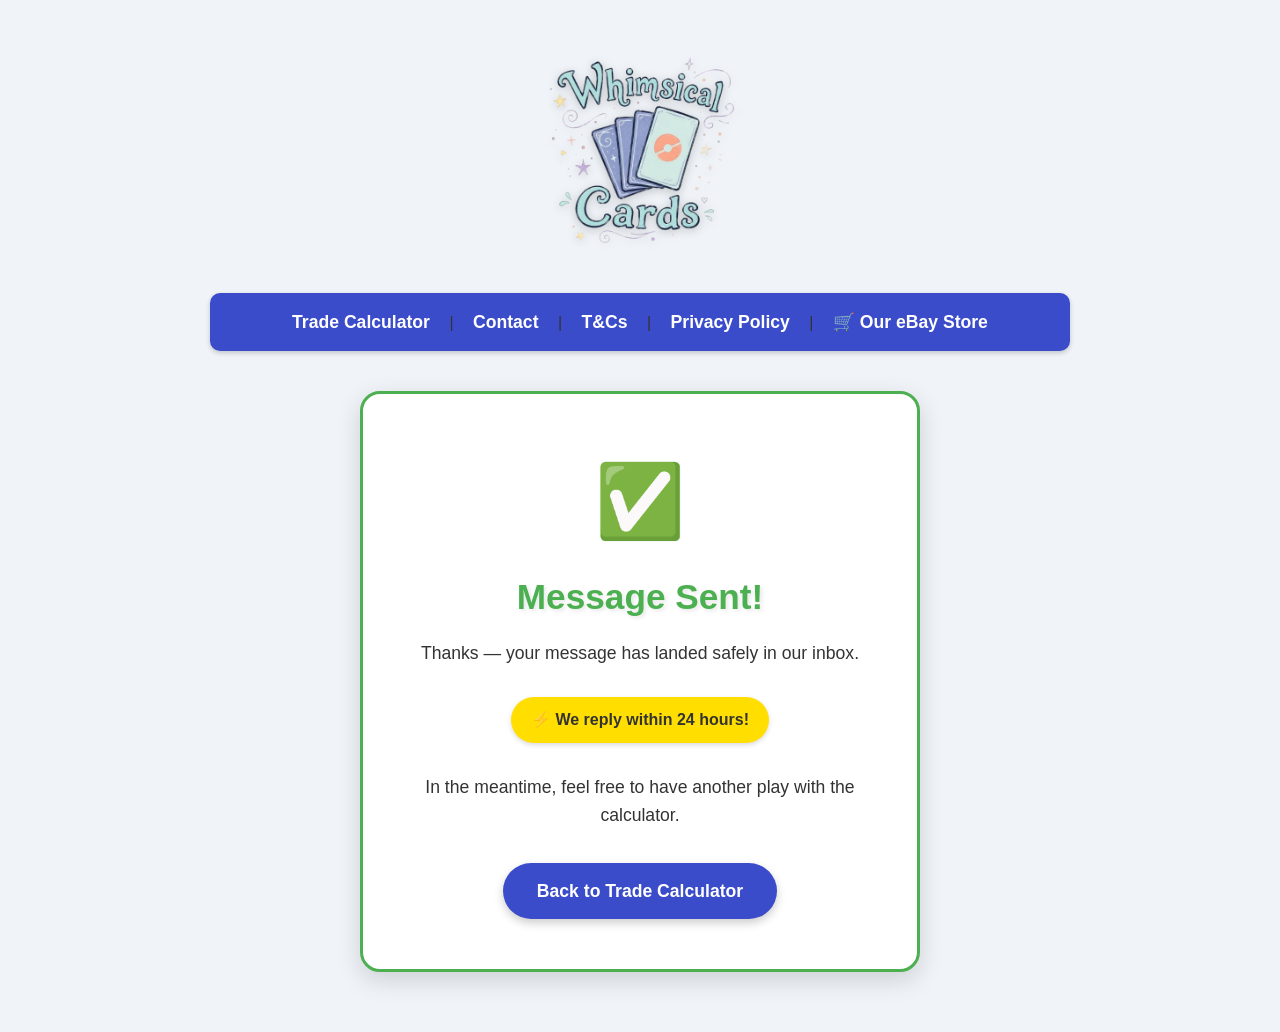
<file: thanks.html>
<!DOCTYPE html>
<html>
<head>
  <title>Message Sent! - Whimsical Cards</title>
  <link rel="icon" href="favicon.ico" type="image/x-icon">
  <link rel="icon" type="image/png" sizes="16x16" href="favicon-16x16.png">
  <link rel="icon" type="image/png" sizes="32x32" href="favicon-32x32.png">
  <link rel="apple-touch-icon" sizes="180x180" href="apple-touch-icon.png">
  <link rel="manifest" href="site.webmanifest">
  <meta name="viewport" content="width=device-width, initial-scale=1.0">
  <link rel="stylesheet" href="https://cdnjs.cloudflare.com/ajax/libs/font-awesome/6.0.0-beta3/css/all.min.css">
  <style>
    :root {
      --red: #e53935; --blue: #3b4cca; --yellow: #ffde00; --green: #4CAF50;
      --bg-color: #f0f4f8; --card-bg: #ffffff; --text-color: #333333; --light-gray: #e9ecef;
      --purple: #9c27b0; --orange: #ff6f00;
    }
    * { box-sizing: border-box; }
    body {
      font-family: Arial, sans-serif; max-width: 900px; margin: 0 auto; padding: 20px;
      line-height: 1.6; background-color: var(--bg-color); color: var(--text-color);
      background-image: url('https://www.transparenttextures.com/patterns/pokemon.png');
      min-height: 100vh;
    }
    .logo-container { text-align: center; margin: 20px 0; }
    .business-logo { max-width: 220px; height: auto; filter: drop-shadow(0 2px 5px rgba(0,0,0,0.2)); }
    nav {
      text-align: center; margin: 25px 0; padding: 15px; background: var(--blue);
      border-radius: 10px; box-shadow: 0 2px 5px rgba(0,0,0,0.2);
    }
    nav a {
      margin: 0 15px; color: white !important; text-decoration: none; font-weight: bold;
      font-size: 1.1rem; transition: all 0.3s;
    }
    nav a:hover { color: var(--yellow) !important; transform: translateY(-2px); }

    .thanks-card {
      background: var(--card-bg); border-radius: 20px; padding: 50px 30px; margin: 40px auto;
      max-width: 560px; text-align: center; box-shadow: 0 8px 24px rgba(0,0,0,0.15);
      border: 3px solid var(--green);
    }
    .thanks-icon {
      font-size: 4.5rem; margin-bottom: 10px; animation: pop 0.5s ease;
    }
    @keyframes pop {
      0% { transform: scale(0); } 70% { transform: scale(1.15); } 100% { transform: scale(1); }
    }
    .thanks-card h1 {
      color: var(--green); font-size: 2.2rem; font-weight: 900; margin: 10px 0;
      text-shadow: 2px 2px 4px rgba(0,0,0,0.1);
    }
    .thanks-card p {
      font-size: 1.1rem; margin: 14px 0;
    }
    .thanks-card .response-time {
      display: inline-block; background: var(--yellow); color: #333; font-weight: bold;
      padding: 10px 20px; border-radius: 30px; margin: 16px 0; box-shadow: 0 2px 5px rgba(0,0,0,0.15);
    }
    .back-btn {
      display: inline-block; margin-top: 20px; background: var(--blue); color: white !important;
      text-decoration: none; font-weight: bold; font-size: 1.1rem; padding: 14px 34px;
      border-radius: 40px; box-shadow: 0 4px 10px rgba(0,0,0,0.2); transition: all 0.3s;
    }
    .back-btn:hover { transform: translateY(-3px); background: var(--purple); }
  </style>
</head>
<body>
  <div class="logo-container">
    <img src="logo.png" alt="Whimsical Cards Logo" class="business-logo">
  </div>

  <nav>
    <a href="index.html">Trade Calculator</a> |
    <a href="contact.html">Contact</a> |
    <a href="terms.html">T&Cs</a> |
    <a href="privacy.html">Privacy Policy</a> |
    <a href="https://ebay.io/m/1TKnqs" target="_blank" rel="noopener">🛒 Our eBay Store</a>
  </nav>

  <div class="thanks-card">
    <div class="thanks-icon">✅</div>
    <h1>Message Sent!</h1>
    <p>Thanks — your message has landed safely in our inbox.</p>
    <div class="response-time">⚡ We reply within 24 hours!</div>
    <div id="refBox"></div>
    <p>In the meantime, feel free to have another play with the calculator.</p>
    <a href="index.html" class="back-btn">Back to Trade Calculator</a>
  </div>

  <script>
    const params = new URLSearchParams(window.location.search);
    const ref = params.get("ref");
    if (ref) {
      document.getElementById("refBox").innerHTML = `
        <div style="background:#f0f4f8;border:2px dashed var(--blue);border-radius:12px;padding:14px 18px;margin:18px 0;">
          <div style="font-size:0.9rem;color:#666;">📌 Your trade reference number</div>
          <div style="font-size:1.4rem;font-weight:900;color:var(--blue);letter-spacing:1px;">${ref}
            <button type="button" onclick="copyRef()" id="copyRefBtn2" style="margin-left:8px;padding:3px 10px;font-size:0.75rem;border-radius:6px;border:1px solid #ccc;background:#fff;cursor:pointer;vertical-align:middle;">📋 Copy</button>
          </div>
          <div style="font-size:0.85rem;color:#666;margin-top:4px;">We've also emailed you a copy — but save this just in case!</div>
        </div>
      `;
      window.copyRef = function() {
        navigator.clipboard.writeText(ref).then(() => {
          const btn = document.getElementById("copyRefBtn2");
          const original = btn.innerText;
          btn.innerText = "✅ Copied!";
          setTimeout(() => { btn.innerText = original; }, 1500);
        }).catch(() => { alert(`Your reference number is: ${ref}`); });
      };
    }
  </script>
</body>
</html>
</file>
